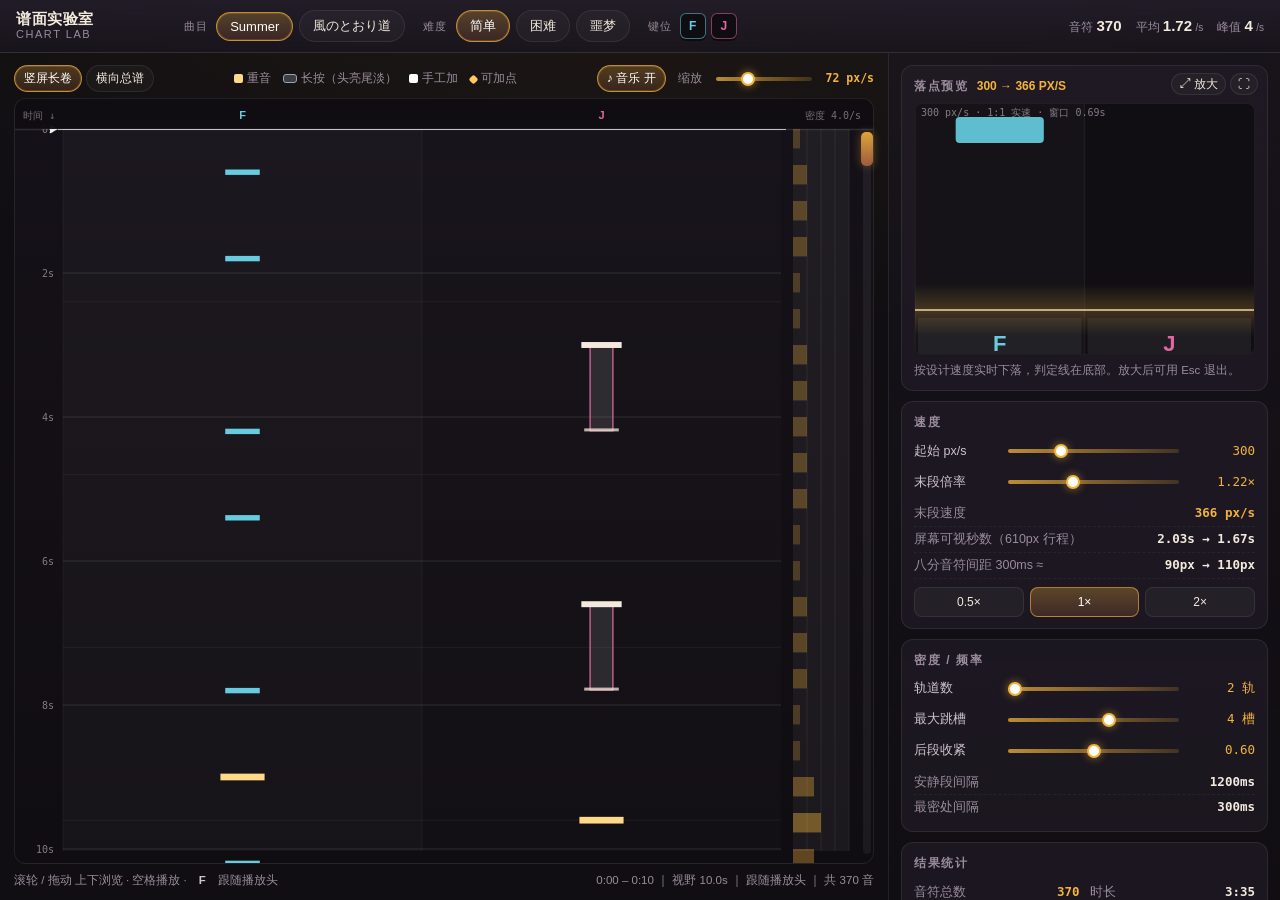
<file: chart-lab.html>
<!DOCTYPE html>
<html lang="zh-CN">
<head>
<meta charset="utf-8">
<meta name="viewport" content="width=device-width,initial-scale=1">
<title>谱面实验室 · Chart Lab | 百灵鸟</title>
<!--
  ============================================================
  谱面实验室（离线设计/校验工具，不参与游戏运行）
  ------------------------------------------------------------
  · 数据源：tools/lab-cells.js —— 由 tools/dump-cells.js 从 index.html
    的真实音频事件导出，和游戏里 musicOnsets() 的口径完全一致。
  · 生成器：activityOf / chartFromCells / injectHolds 与主代码同源，
    只把「轨道数组」泛化成「轨道数 N」，因此这里的音符时间轴
    与游戏内一致，改参数即可得到新的真实谱面。
  · 用途：一页看完全曲音符密度/数量 + 按设计速度扫掠试听节奏。
  · 回填：右侧「导出参数」把数值抄回 index.html 的 DIFFS。
  ------------------------------------------------------------
  · 本文件是「可单独打开」的源版；游戏 index.html 里已经内联了一份
    （右上角「返回游戏」、入口在游戏右下角那行小字）。
    改完这里要跑 `py tools/merge-lab.py` 才会同步进 index.html ——
    它负责 CSS 作用域化、id 改名、脚本延迟初始化，别手工粘贴。
  ============================================================
-->
<style>
  :root{
    --bg:#100e12; --panel:#1a1620; --panel2:#231d29; --line:rgba(255,255,255,.08);
    --ink:#F3EADD; --dim:#9a8c9c; --gold:#F2B33D; --warm:#E07B4E; --cool:#6C9FD2;
    --ok:#63D9A6; --warn:#FF8AD8;
  }
  *{box-sizing:border-box}
  html,body{height:100%}
  body{
    margin:0;background:
      radial-gradient(120% 80% at 50% -10%, rgba(242,179,61,.07), transparent 60%),
      var(--bg);
    color:var(--ink);
    font:14px/1.5 -apple-system,BlinkMacSystemFont,"PingFang SC","Hiragino Sans GB","Microsoft YaHei",sans-serif;
    display:flex;flex-direction:column;overflow:hidden;
  }
  .mono{font-variant-numeric:tabular-nums;font-family:ui-monospace,SFMono-Regular,"SF Mono",Menlo,monospace}

  /* ---------- 顶栏 ---------- */
  header{
    flex:0 0 auto;display:flex;align-items:center;gap:18px;
    padding:10px 16px;border-bottom:1px solid var(--line);
    background:linear-gradient(180deg,rgba(35,29,41,.9),rgba(26,22,32,.65));
    backdrop-filter:blur(6px);
  }
  .brand{display:flex;flex-direction:column;line-height:1.2;min-width:150px}
  .brand b{font-size:15px;letter-spacing:.04em}
  .brand span{font-size:11px;color:var(--dim);letter-spacing:.14em}
  .group{display:flex;align-items:center;gap:6px}
  .group>.lab{font-size:11px;color:var(--dim);letter-spacing:.1em;margin-right:2px}
  .chip{
    appearance:none;border:1px solid var(--line);background:rgba(255,255,255,.03);
    color:var(--ink);border-radius:999px;padding:6px 13px;font-size:13px;cursor:pointer;
    transition:.16s;white-space:nowrap;
  }
  .chip:hover{background:rgba(255,255,255,.07);border-color:rgba(242,179,61,.4)}
  .chip.on{background:linear-gradient(180deg,rgba(242,179,61,.26),rgba(224,123,78,.16));
    border-color:rgba(242,179,61,.72);color:#fff;box-shadow:0 0 0 1px rgba(242,179,61,.2) inset}
  .chip.mini{padding:4px 9px;font-size:12px}
  .keys{display:flex;gap:5px;align-items:center}
  .key{
    min-width:26px;height:26px;padding:0 6px;border-radius:6px;display:inline-flex;
    align-items:center;justify-content:center;font-size:12px;font-weight:600;
    background:#0f0c12;border:1px solid;box-shadow:0 2px 0 rgba(0,0,0,.5);
  }
  .spacer{flex:1}
  .stat-inline{font-size:12px;color:var(--dim);display:flex;gap:14px;align-items:baseline}
  .stat-inline b{color:var(--ink);font-size:15px}

  /* ---------- 主体 ---------- */
  main{flex:1 1 auto;display:flex;min-height:0}
  .mapwrap{flex:1 1 auto;min-width:0;display:flex;flex-direction:column;padding:12px 14px 8px}
  .maptop{display:flex;align-items:center;gap:10px;margin-bottom:6px;min-height:22px}
  .maptop .t{font-size:12px;letter-spacing:.16em;color:var(--dim);text-transform:uppercase}
  .legend{display:flex;gap:12px;font-size:11.5px;color:var(--dim);align-items:center;margin-left:auto}
  .legend i{display:inline-block;width:9px;height:9px;border-radius:2px;margin-right:4px;vertical-align:-1px}
  canvas{display:block}
  #pbar{position:relative;flex:0 0 auto;height:5px;margin:8px 2px 0;border-radius:3px;
    background:rgba(255,255,255,.07);cursor:pointer}
  #pbar:hover{height:7px;margin-top:6px}
  #pfill{position:absolute;left:0;top:0;bottom:0;width:0;border-radius:3px;
    background:linear-gradient(90deg,rgba(242,179,61,.55),#F2B33D);box-shadow:0 0 10px rgba(242,179,61,.45)}
  #pknob{position:absolute;top:50%;left:0;width:11px;height:11px;border-radius:50%;background:#fff;
    border:2px solid #F2B33D;transform:translate(-50%,-50%);box-shadow:0 0 10px rgba(242,179,61,.7);pointer-events:none}
  #map{flex:1 1 auto;width:100%;min-height:120px;border-radius:12px;
    background:linear-gradient(180deg,#151118,#100d12);border:1px solid var(--line);
    cursor:crosshair}

  /* ---------- 音乐开关 ---------- */
$('#mus-btn').onclick = () => {
  musOn = !musOn;
  $('#mus-btn').textContent = musOn ? '♪ 音乐 开' : '♪ 音乐 关';
  $('#mus-btn').classList.toggle('on', musOn);
  if (!musOn) musicStop();
  else if (scan.playing) musicStart();
  say(musOn ? '音乐开' : '音乐关（节拍器替代）');
};

/* ---------- 视图切换 ---------- */
  .tabs{display:flex;gap:4px}
  .view{flex:1 1 auto;display:flex;flex-direction:column;min-height:0}
  .view.hide{display:none}
  .rollwrap{position:relative;flex:1 1 auto;min-height:0}
  #roll{width:100%;height:100%;border-radius:12px;
    background:linear-gradient(180deg,#151118,#100d12);border:1px solid var(--line);
    cursor:grab;touch-action:none}
  #roll.dragging{cursor:grabbing}
  #roll.edit{cursor:crosshair}
  #rbar{position:absolute;right:3px;top:34px;bottom:10px;width:8px;border-radius:5px;
    background:rgba(255,255,255,.055)}
  #rbar:hover{background:rgba(255,255,255,.11)}
  #rthumb{position:absolute;left:-2px;right:-2px;top:0;height:60px;border-radius:5px;
    background:linear-gradient(180deg,rgba(242,179,61,.9),rgba(224,123,78,.65));
    box-shadow:0 0 10px rgba(242,179,61,.35)}

  aside{
    flex:0 0 392px;width:392px;border-left:1px solid var(--line);overflow-y:auto;overflow-x:hidden;
    padding:12px;display:flex;flex-direction:column;gap:10px;
    background:linear-gradient(180deg,rgba(26,22,32,.55),rgba(16,14,18,.35));
  }
  .card{background:rgba(35,29,41,.6);border:1px solid var(--line);border-radius:12px;padding:11px 12px}
  .card h3{margin:0 0 8px;font-size:12px;letter-spacing:.14em;color:var(--dim);font-weight:600;text-transform:uppercase;
    display:flex;align-items:center;gap:8px}
  .card h3 em{font-style:normal;color:var(--gold);letter-spacing:0}
  #pv{width:100%;height:252px;border-radius:8px;background:#0c0a0f;border:1px solid var(--line);display:block}
  .pv-card{position:relative}
  .pv-card h3{padding-right:74px}
  .pvbtns{position:absolute;right:9px;top:7px;display:flex;gap:4px}
  .pvbtns .chip{line-height:1;padding:4px 7px;font-size:12px}
  .pv-card.zoom{position:fixed;left:16px;top:16px;right:16px;bottom:16px;z-index:60;
    display:flex;flex-direction:column;padding:14px 16px 16px;
    background:linear-gradient(180deg,#1c1722,#121016);border-color:rgba(242,179,61,.45);
    box-shadow:0 26px 80px rgba(0,0,0,.8)}
  .pv-card.zoom #pv{flex:1 1 auto;height:auto;min-height:0;border-radius:10px}
  #zoom-mask{display:none;position:fixed;inset:0;z-index:55;background:rgba(8,6,10,.74);
    backdrop-filter:blur(2px)}
  .pv-card:fullscreen{background:#0b0910;border:0;border-radius:0;padding:14px;
    display:flex;flex-direction:column;justify-content:center}
  .pv-card:fullscreen #pv{flex:1 1 auto;height:auto;min-height:0;border:0}

  /* ---------- 编辑面板 ---------- */
  .seg{display:flex;gap:0;border:1px solid var(--line);border-radius:8px;overflow:hidden}
  .seg button{background:transparent;border:0;color:var(--dim);font-size:12px;padding:4px 12px;
    cursor:pointer;font-family:inherit;transition:.14s}
  .seg button+button{border-left:1px solid var(--line)}
  .seg button.on{background:rgba(242,179,61,.18);color:var(--gold)}
  .seg button:hover{color:#fff}

  .edrow{display:flex;align-items:center;justify-content:space-between;gap:8px;margin:2px 0 8px}
  .edrow span{font-size:12.5px;color:#cfc3d0}
  .sw{width:36px;height:19px;border-radius:10px;background:rgba(255,255,255,.12);
    position:relative;cursor:pointer;transition:.16s;flex:0 0 auto}
  .sw::after{content:'';position:absolute;left:2px;top:2px;width:15px;height:15px;border-radius:50%;
    background:#b9adb9;transition:.16s}
  .sw.on{background:linear-gradient(180deg,rgba(242,179,61,.9),rgba(224,123,78,.7))}
  .sw.on::after{left:19px;background:#fff}
  .edlegend{display:flex;gap:12px;font-size:11.5px;color:var(--dim);margin:2px 0 6px;flex-wrap:wrap}
  .edlegend i{display:inline-block;width:8px;height:8px;border-radius:2px;margin-right:4px}
  .edinfo{font-size:11.5px;color:var(--dim);line-height:1.65}
  .edinfo b{color:var(--gold)}
  .edinfo b.ok{color:var(--ok)}
  .edinfo b.no{color:var(--warn)}

  .row{display:flex;align-items:center;justify-content:space-between;gap:8px;margin:7px 0}
  .row>label{font-size:12.5px;color:#cfc3d0;flex:0 0 84px}
  .row .val{font-size:12.5px;color:var(--gold);flex:0 0 66px;text-align:right}
  input[type=range]{
    -webkit-appearance:none;appearance:none;flex:1 1 40px;min-width:0;height:20px;background:transparent;cursor:pointer;
  }
  input[type=range]::-webkit-slider-runnable-track{height:4px;border-radius:3px;
    background:linear-gradient(90deg,rgba(242,179,61,.75),rgba(242,179,61,.18))}
  input[type=range]::-webkit-slider-thumb{
    -webkit-appearance:none;width:14px;height:14px;border-radius:50%;margin-top:-5px;
    background:#fff;border:2px solid var(--gold);box-shadow:0 0 8px rgba(242,179,61,.6)}
  .grid2{display:grid;grid-template-columns:1fr 1fr;gap:6px 10px}
  .kv{display:flex;justify-content:space-between;gap:8px;font-size:12.5px;padding:3px 0;
    border-bottom:1px dashed rgba(255,255,255,.05)}
  .kv:last-child{border:0}
  .kv span{color:var(--dim)}
  .kv b{font-weight:600;color:var(--ink)}
  .kv b.hot{color:var(--gold)}
  .bars{display:flex;flex-direction:column;gap:4px;margin-top:4px}
  .bar{display:flex;align-items:center;gap:7px;font-size:11.5px;color:var(--dim)}
  .bar .k{width:16px;text-align:center;color:var(--ink);font-weight:600}
  .bar .track{flex:1;height:7px;border-radius:4px;background:rgba(255,255,255,.06);overflow:hidden}
  .bar .fill{height:100%;border-radius:4px}
  .bar .n{width:34px;text-align:right;font-variant-numeric:tabular-nums}
  .note{font-size:11.5px;color:var(--dim);line-height:1.6;margin:6px 0 0}
  .note b{color:#e8dcc9;font-weight:600}
  details summary{cursor:pointer;font-size:12px;color:var(--dim);letter-spacing:.06em;outline:none}
  details[open] summary{color:var(--gold);margin-bottom:6px}
  table.cmp{width:100%;border-collapse:collapse;font-size:11.5px;margin-top:4px}
  table.cmp th,table.cmp td{padding:4px 5px;border-bottom:1px solid rgba(255,255,255,.06);text-align:right}
  table.cmp th:first-child,table.cmp td:first-child{text-align:left;color:var(--dim)}
  table.cmp th{color:var(--dim);font-weight:500;font-size:11px}
  table.cmp tbody tr.cur td{color:var(--gold)}
  pre#cfg{margin:6px 0 0;font-size:11px;line-height:1.5;color:#cbbfd0;background:#0d0b10;
    border:1px solid var(--line);border-radius:8px;padding:8px;overflow:auto;max-height:120px;white-space:pre-wrap}
  .btnrow{display:flex;gap:6px;margin-top:8px}
  .btn{flex:1;appearance:none;border:1px solid var(--line);background:rgba(255,255,255,.04);
    color:var(--ink);border-radius:8px;padding:7px 8px;font-size:12px;cursor:pointer;transition:.15s}
  .btn:hover{background:rgba(255,255,255,.09);border-color:rgba(242,179,61,.45)}
  .btn.primary{background:linear-gradient(180deg,rgba(242,179,61,.3),rgba(224,123,78,.18));
    border-color:rgba(242,179,61,.6);color:#fff}
  #boot-error{display:none;margin:60px auto;max-width:560px;padding:18px 20px;border-radius:12px;
    border:1px solid rgba(255,138,216,.4);background:rgba(255,138,216,.06);color:#ffd9f3;font-size:13px}
  #boot-error code{color:#fff;background:#000;padding:1px 5px;border-radius:4px}
  @media (max-width:1180px){
    aside{flex-basis:330px;width:330px}
  }
</style>
</head>
<body>

<header>
  <div class="brand"><b>谱面实验室</b><span>CHART LAB</span></div>

  <div class="group">
    <span class="lab">曲目</span>
    <button class="chip" data-song="summer">Summer</button>
    <button class="chip" data-song="kaze">風のとおり道</button>
  </div>

  <div class="group">
    <span class="lab">难度</span>
    <button class="chip" data-diff="easy">简单</button>
    <button class="chip" data-diff="hard">困难</button>
    <button class="chip" data-diff="nightmare">噩梦</button>
  </div>

  <div class="group">
    <span class="lab">键位</span>
    <div class="keys" id="keyrow"></div>
  </div>

  <div class="spacer"></div>

  <div class="stat-inline">
    <span>音符 <b id="hud-count">0</b></span>
    <span>平均 <b id="hud-nps">0</b> <small>/s</small></span>
    <span>峰值 <b id="hud-peak">0</b> <small>/s</small></span>
  </div>
</header>

<main>
  <div class="mapwrap">
    <div class="maptop">
      <div class="tabs">
        <button class="chip mini on" data-view="roll">竖屏长卷</button>
        <button class="chip mini" data-view="wide">横向总谱</button>
      </div>
      <span class="legend" id="legend-roll">
        <span><i style="background:#FFD98A"></i>重音</span>
        <span><i style="background:rgba(255,255,255,.18);border:1px solid #8fa6c8;width:14px;border-radius:3px"></i>长按（头亮尾淡）</span>
        <span><i style="background:#FFFFFF"></i>手工加</span>
        <span><i style="background:#FFC95C;transform:rotate(45deg);width:7px;height:7px"></i>可加点</span>
      </span>
      <span class="legend" id="legend-wide" style="display:none">
        <span><i style="background:#F2B33D"></i>重音</span>
        <span><i style="background:#8fa6c8"></i>普通</span>
        <span><i style="background:rgba(255,255,255,.18);border:1px solid #8fa6c8;width:14px;border-radius:3px"></i>长按（头亮尾淡）</span>
        <span><i style="background:rgba(255,255,255,.18)"></i>小节线</span>
      </span>
      <span class="legend" style="margin-left:auto" id="zoomctl">
        <button class="chip mini on" id="mus-btn" title="播放时同步放音乐">♪ 音乐 开</button>
        <span style="color:var(--dim)">缩放</span>
        <input type="range" id="s-pps" min="24" max="180" step="4" style="width:96px">
        <b class="mono" id="v-pps" style="color:var(--gold);font-size:11.5px">—</b>
      </span>
    </div>

    <!-- 视图 1：竖屏长卷（时间自上而下，可上下拖动） -->
    <div class="view" id="view-roll">
      <div class="rollwrap">
        <canvas id="roll"></canvas>
        <div id="rbar"><div id="rthumb"></div></div>
      </div>
      <div class="maptop" style="margin:6px 0 0">
        <span class="legend" style="margin-left:0" id="rollhint">
          滚轮 / 拖动 上下浏览 · 空格播放 · <b style="color:#cfc3d0">F</b> 跟随播放头
        </span>
        <span class="legend" id="rollinfo" style="margin-left:auto"></span>
      </div>
    </div>

    <!-- 视图 2：横向总谱 -->
    <div class="view hide" id="view-wide">
      <canvas id="map"></canvas>
      <div id="pbar" role="slider" aria-label="播放进度" tabindex="0">
        <div id="pfill"></div><div id="pknob"></div>
      </div>
      <div class="maptop" style="margin:2px 0 0">
        <span class="legend" style="margin-left:0">
          点击总谱可跳转 · <b style="color:#cfc3d0">空格</b> 播放/暂停 · <b style="color:#cfc3d0">R</b> 复位
        </span>
        <span class="legend" id="scaninfo" style="margin-left:auto"></span>
      </div>
    </div>
  </div>

  <aside>
    <div class="card pv-card" id="pv-card">
      <h3>落点预览 <em id="pv-speed">—</em></h3>
      <div class="pvbtns">
        <button class="chip mini" id="pv-zoom" title="放大到整块画布">⤢ 放大</button>
        <button class="chip mini" id="pv-full" title="真·全屏">⛶</button>
      </div>
      <canvas id="pv"></canvas>
      <div class="note" id="pv-note">按设计速度实时下落，判定线在底部。放大后可用 Esc 退出。</div>
    </div>

    <div class="card">
      <h3>速度</h3>
      <div class="row"><label>起始 px/s</label>
        <input type="range" id="s-speed" min="200" max="540" step="5"><span class="val mono" id="v-speed">—</span></div>
      <div class="row"><label>末段倍率</label>
        <input type="range" id="s-end" min="1" max="1.6" step="0.01"><span class="val mono" id="v-end">—</span></div>
      <div class="kv"><span>末段速度</span><b class="mono hot" id="k-endspd">—</b></div>
      <div class="kv"><span>屏幕可视秒数（610px 行程）</span><b class="mono" id="k-vis">—</b></div>
      <div class="kv"><span>八分音符间距 300ms ≈</span><b class="mono" id="k-px">—</b></div>
    </div>

    <div class="card">
      <h3>密度 / 频率</h3>
      <div class="row"><label>轨道数</label>
        <input type="range" id="s-lanes" min="2" max="8" step="2"><span class="val mono" id="v-lanes">—</span></div>
      <div class="row"><label>最大跳槽</label>
        <input type="range" id="s-step" min="1" max="6" step="1"><span class="val mono" id="v-step">—</span></div>
      <div class="row"><label>后段收紧</label>
        <input type="range" id="s-pull" min="0" max="1.2" step="0.05"><span class="val mono" id="v-pull">—</span></div>
      <div class="kv"><span>安静段间隔</span><b class="mono" id="k-gapquiet">—</b></div>
      <div class="kv"><span>最密处间隔</span><b class="mono" id="k-gapdense">—</b></div>
    </div>

    <div class="card">
      <h3>结果统计</h3>
      <div class="grid2">
        <div class="kv"><span>音符总数</span><b class="mono hot" id="k-total">—</b></div>
        <div class="kv"><span>时长</span><b class="mono" id="k-dur">—</b></div>
        <div class="kv"><span>平均 NPS</span><b class="mono" id="k-avg">—</b></div>
        <div class="kv"><span>峰值 NPS</span><b class="mono" id="k-peak">—</b></div>
        <div class="kv"><span>最短间隔</span><b class="mono" id="k-mingap">—</b></div>
        <div class="kv"><span>同轨最短</span><b class="mono" id="k-mingapsame">—</b></div>
        <div class="kv"><span>长按数</span><b class="mono" id="k-holds">—</b></div>
        <div class="kv"><span>同轨连击</span><b class="mono" id="k-jack">—</b></div>
      </div>
      <div class="bars" id="lanebars"></div>
    </div>

    <div class="card">
      <h3>手工音符 <em id="ed-count">0</em></h3>
      <div class="edrow">
        <span>编辑模式（长卷上点击）</span>
        <div class="sw" id="ed-sw"></div>
      </div>
      <div class="edrow" style="margin-top:2px">
        <span>点一下放入</span>
        <div class="seg" id="ed-tool">
          <button class="on" data-tool="tap">单点</button>
          <button data-tool="hold">长条</button>
        </div>
      </div>
      <div class="edlegend">
        <span><i style="background:#FFC95C;transform:rotate(45deg);width:7px;height:7px"></i>可加点（原曲有音）</span>
      </div>
      <div class="edinfo" id="ed-info">
        编辑模式只标<b class="ok">原曲真有声音</b>、但这版谱面没打的拍点（金菱形）。
        点金点=加一个音；点已有音符=删掉它。<br>
        想加长条：切到<b class="ok">长条</b>，在起点<b class="ok">按住往下拖</b>再松手，拖多长就是多长的长按；
        轻点不动 = 默认 2 拍。长按只认「头」踩音，尾巴可以拖过空拍。
      </div>
      <div class="btnrow">
        <button class="btn" id="ed-undo">撤销</button>
        <button class="btn" id="ed-clear">清空改动</button>
        <button class="btn primary" id="ed-export">导出谱面</button>
      </div>
    </div>

    <div class="card">
      <h3>加音符的规则</h3>
      <p class="note">
        <b>能加，但只能在原曲真有声音的地方加。</b> 所以编辑模式只画「原曲有起音、谱面没打」的金点，
        点到没有声音的空格会直接被拒绝 —— 那种音按下去，玩家听不到对应声音，就是空按。
        可加点还要同时满足：<br>
        ① <b>必须是原曲起音</b>——力度 ≥ 0.3 的才算（值太低的过门音不提），八分槽宽 <span class="mono" id="rule-slot">—</span>ms 内只放一个；<br>
        ② <b>同轨最小间隔</b>——<span class="mono" id="rule-same">—</span>ms，低于这个值一根手指按不回来；<br>
        ③ <b>长按占位</b>——长按期间同轨不能再落点；<br>
        ④ <b>可视密度</b>——本难度最快处 <span class="mono" id="rule-nps">—</span> 音/秒。
      </p>
    </div>

    <div class="card">
      <h3>导出参数</h3>
      <pre id="cfg">—</pre>
      <div class="btnrow">
        <button class="btn primary" id="btn-copy">复制 DIFFS 片段</button>
        <button class="btn" id="btn-reset">还原预设</button>
      </div>
    </div>

    <div class="card">
      <details>
        <summary>设计对照：现役 vs 本页预设</summary>
        <table class="cmp">
          <thead><tr><th>难度</th><th>键位</th><th>起始</th><th>末段</th></tr></thead>
          <tbody id="cmptable"></tbody>
        </table>
        <p class="note">
          简单保持现役节奏（同一套弹奏点、同一跳槽策略），只是把单轨拆成 <b>F / J</b> 两只手；
          困难把所有速度参数抬 <b>+5px/s</b> 起始、末段倍率 1.22→1.32；
          噩梦 8 轨 + 起始 385、末帧约 539px/s，同屏压缩到约 1.13 秒——读谱密度靠轨道数摊薄。
        </p>
      </details>
    </div>
  </aside>
</main>

<div id="zoom-mask"></div>

<div id="boot-error">
  <b>缺少谱面数据</b><br>
  本页需要 <code>tools/lab-cells.js</code>。请在仓库根目录执行：<br>
  <code>NODE_PATH=&lt;playwright&gt; node tools/dump-cells.js</code>
</div>

<script src="tools/lab-cells.js"></script>
<script>
(function () {
'use strict';

/* ============================================================
 * 0. 设计参数（回填 index.html 的 DIFFS 就是这三坨）
 * ============================================================ */
const PRESETS = {
  easy:      { label: '简单', lanes: 2, keys: ['F', 'J'],                          speed: 300, speedEnd: 1.22, maxStep: 4, pull: 0.60 },
  hard:      { label: '困难', lanes: 4, keys: ['D', 'F', 'J', 'K'],                speed: 340, speedEnd: 1.32, maxStep: 3, pull: 0.60 },
  nightmare: { label: '噩梦', lanes: 8, keys: ['A', 'S', 'D', 'F', 'J', 'K', 'L', ';'], speed: 385, speedEnd: 1.40, maxStep: 2, pull: 0.60 }
};
/* 现役数值（对照表用）——已按本页预设回填到 index.html，两者现已一致 */
const LIVE = {
  practice:  { lanes: 1, speed: 300, speedEnd: 1.22 },
  easy:      { lanes: 2, speed: 300, speedEnd: 1.22 },
  hard:      { lanes: 4, speed: 340, speedEnd: 1.32 },
  nightmare: { lanes: 8, speed: 385, speedEnd: 1.40 }
};
const TRAVEL = 610;     /* 与主代码一致：音符生成点 → 判定线的行程 */
const BAR_BEATS = 4;

if (!window.LAB_CELLS) { document.getElementById('boot-error').style.display = 'block'; return; }
const CELLS = window.LAB_CELLS;

const $ = s => document.querySelector(s);
const clamp = (v, a, b) => v < a ? a : (v > b ? b : v);
const fmt = n => Math.round(n).toLocaleString('en-US');

/* ============================================================
 * 1. 谱面生成器（与 index.html 同源，轨道数组 → 轨道数 N）
 * ============================================================ */
function activityOf(cells) {
  const n = cells.length;
  if (!n) return new Float64Array(0);
  const HALF = 2.4, SPAN = HALF * 2;
  const w = c => 0.35 + 0.65 * Math.min(1, c.s * 2.4);
  const rate = new Float64Array(n);
  let lo = 0, hi = 0, acc = 0;
  for (let i = 0; i < n; i++) {
    const t = cells[i].t;
    while (hi < n && cells[hi].t - t <= HALF) { acc += w(cells[hi]); hi++; }
    while (lo < i && t - cells[lo].t > HALF) { acc -= w(cells[lo]); lo++; }
    rate[i] = acc / SPAN;
  }
  const sorted = Float64Array.from(rate).sort();
  const p12 = sorted[Math.floor(n * 0.12)], p88 = sorted[Math.min(n - 1, Math.floor(n * 0.88))];
  const inv = 1 / Math.max(0.02, p88 - p12);
  const out = new Float64Array(n);
  for (let i = 0; i < n; i++) {
    const u = clamp((rate[i] - p12) * inv, 0, 1);
    out[i] = Math.pow(clamp((u - 0.32) / 0.38, 0, 1), 2.4);
  }
  const sm = new Float64Array(n);
  for (let i = 0; i < n; i++) {
    const a = out[i > 0 ? i - 1 : i], b = out[i], c = out[i < n - 1 ? i + 1 : i];
    sm[i] = (a + b * 2 + c) * 0.25;
  }
  return sm;
}

/* 与主代码 chartFromMusic 同构：槽内择优 → 按活跃度跳槽 → 音高排名分轨 */
function chartFromCells(cells, D) {
  const n = cells.length;
  const act = activityOf(cells);
  for (let i = 0; i < n; i++) cells[i].a = act[i];
  const SLOT = D.beat / 2;
  const maxStep = D.maxStep || 2;
  const minStep = 1;

  const bestSlot = new Map();
  for (let i = 0; i < n; i++) {
    const c = cells[i];
    const s = Math.round(c.t / SLOT);
    const ph = Math.abs(c.t / D.beat - Math.round(c.t / D.beat));
    const sc = c.s * (ph < 0.09 ? 2.0 - 0.6 * c.a : 1.0);
    const cur = bestSlot.get(s);
    if (!cur || sc > cur.sc) bestSlot.set(s, { c: c, sc: sc, a: c.a });
  }
  const slots = Array.from(bestSlot.keys()).sort((a, b) => a - b);

  const stepAt = k => {
    const e = bestSlot.get(slots[k]);
    const prog = clamp(e.c.t / D.chartEnd, 0, 1);
    const s = maxStep - (maxStep - 1) * e.a - D.pull * prog;
    return Math.max(minStep, Math.min(maxStep, Math.round(s)));
  };
  const taken = [];
  let k = 0;
  while (k < slots.length) {
    const step = stepAt(k);
    let bi = k, bsc = -1;
    for (let j = k; j < slots.length && slots[j] <= slots[k] + step - 1; j++) {
      const e = bestSlot.get(slots[j]);
      if (e.sc > bsc) { bsc = e.sc; bi = j; }
    }
    taken.push(bestSlot.get(slots[bi]).c);
    k = bi + 1;
  }
  taken.sort((a, b) => a.t - b.t);
  lastPicked = taken.map(c => c.t);   /* 谱面实际用到的起音点，供「未用起音」判定 */
  lastPickedPitch = taken.map(c => c.p);

  const L = D.lanes;
  const multi = L > 1;
  let ps = null;
  const rankOf = p => {
    if (!ps) return 0.5;
    let lo = 0, hi = ps.length;
    while (lo < hi) { const m = (lo + hi) >> 1; if (ps[m] < p) lo = m + 1; else hi = m; }
    return lo / ps.length;
  };
  if (multi) ps = taken.map(c => c.p).sort((a, b) => a - b);

  const out = [];
  const cnt = new Array(L).fill(0);
  let prevLane = -1, run = 0;
  for (let i = 0; i < taken.length; i++) {
    const c = taken[i];
    let lane = 0;
    if (multi) {
      lane = Math.round(clamp(rankOf(c.p), 0, 1) * (L - 1));
      if (lane === prevLane) {
        run++;
        if (run >= 2) { lane = clamp(lane + (lane >= L - 1 ? -1 : 1), 0, L - 1); run = 0; }
      } else run = 0;
      const avg = (i + 0.5) / L;
      if (cnt[lane] > avg * 1.35) {
        let alt = lane, bc = 1e9;
        for (let j = lane - 1; j <= lane + 1; j += 2) {
          if (j < 0 || j >= L) continue;
          if (cnt[j] < bc) { bc = cnt[j]; alt = j; }
        }
        if (bc * 1.15 < cnt[lane]) lane = alt;
      }
    }
    cnt[lane]++;
    prevLane = lane;
    out.push({ t: c.t, lane: lane, type: c.s > 0.34 ? 'accent' : 'std', holdBeats: 0 });
  }
  injectHolds(out, D);
  return out;
}

/* 长按注入：打分 + 时间片轮转（与主代码一致） */
function injectHolds(notes, D) {
  const N = notes.length;
  if (!N) return notes;
  const BEAT = D.beat, BAR = D.bar, CHART_END = D.chartEnd, L = D.lanes;
  const nextSame = new Array(N), prevAny = new Array(N), nextAny = new Array(N);
  const last = new Array(L).fill(Infinity);
  for (let i = N - 1; i >= 0; i--) { nextSame[i] = last[notes[i].lane]; last[notes[i].lane] = notes[i].t; }
  for (let i = 0; i < N; i++) {
    prevAny[i] = i > 0 ? notes[i - 1].t : -1e9;
    nextAny[i] = i + 1 < N ? notes[i + 1].t : Infinity;
  }
  const laneSet = new Set();
  for (let i = 0; i < N; i++) laneSet.add(notes[i].lane);
  const singleLane = laneSet.size <= 1;
  const cntIn = (a, b) => {
    let c = 0;
    for (let j = 0; j < N; j++) {
      const tj = notes[j].t;
      if (tj < a) continue;
      if (tj > b) break;
      c++;
    }
    return c;
  };
  const cand = [];
  for (let i = 0; i < N; i++) {
    const nt = notes[i];
    const bp = nt.t / BEAT, inBar = bp - Math.floor(bp / BAR_BEATS) * BAR_BEATS;
    if (inBar > 3.4) continue;
    const gapPrev = nt.t - prevAny[i];
    const gapNext = nextAny[i] > 1e8 ? 3 : nextAny[i] - nt.t;
    if (gapPrev < 0.2 || gapNext < 0.2) continue;
    const room = Math.min(nextSame[i] - nt.t, 3.2);
    let beats = 0;
    if (room > BEAT * 2.5) beats = 2;
    else if (room > BEAT + 0.28) beats = 1;
    else if (singleLane && room > 0.64) beats = 0.5;
    if (!beats) continue;
    if (nt.type === 'accent' && beats < 1) continue;
    const dur = beats * BEAT;
    if (nt.t + dur > CHART_END - 0.4) continue;
    if (nextSame[i] - nt.t < dur + 0.32) continue;
    const winSec = dur + 0.84;
    if ((cntIn(nt.t - 0.42, nt.t + dur + 0.42) - 1) / winSec > 3.5) continue;
    if (cntIn(nt.t - 0.26, nt.t + 0.26) - 1 > 2) continue;
    const w = Math.min(room, 2.6) * 1.3 + Math.min(gapPrev, 1.2) + Math.min(gapNext, 1.2);
    cand.push({ i: i, beats: beats, score: nt.type === 'accent' ? w * 0.9 : w });
  }
  const SLICE = 10, PER_SLICE = 3;
  const budget = Math.max(4, Math.round(N * 0.08));
  const buckets = [];
  for (let k = 0; k < cand.length; k++) {
    const c = cand[k];
    const s = Math.floor(notes[c.i].t / SLICE);
    if (!buckets[s]) buckets[s] = [];
    buckets[s].push(c);
  }
  for (let s = 0; s < buckets.length; s++) if (buckets[s]) buckets[s].sort((a, b) => b.score - a.score);
  const picked = [];
  const clash = (nt, dur) => {
    for (let k = 0; k < picked.length; k++) {
      const m = picked[k];
      if (Math.abs(m.n.t - nt.t) < BAR - 0.002) return true;
      if (nt.t < m.n.t + m.dur + 0.4 && nt.t + dur > m.n.t - 0.4) return true;
    }
    return false;
  };
  const takeFrom = (b, quota) => {
    let got = 0;
    for (let j = 0; j < b.length && got < quota; j++) {
      const c = b[j], nt = notes[c.i], dur = c.beats * BEAT;
      if (nt.type === 'hold') continue;
      if (clash(nt, dur)) continue;
      nt.type = 'hold'; nt.holdBeats = c.beats;
      picked.push({ n: nt, dur: dur }); got++;
    }
    return got;
  };
  for (let round = 0; round < PER_SLICE && picked.length < budget; round++) {
    for (let s = 0; s < buckets.length && picked.length < budget; s++) {
      if (!buckets[s]) continue;
      takeFrom(buckets[s], 1);
    }
  }
  return notes;
}

/* ============================================================
 * 2. 统计
 * ============================================================ */
function computeStats(notes, TL) {
  const dt = TL.chartEnd;
  const total = notes.length;
  const laneCnt = new Array(P.lanes).fill(0);
  const lastInLane = new Array(P.lanes).fill(-1e9);
  let minGap = Infinity, minSame = Infinity, holds = 0, jacks = 0;
  const gaps = [];
  for (let i = 0; i < total; i++) {
    const nt = notes[i];
    laneCnt[nt.lane]++;
    if (nt.type === 'hold') holds++;
    if (i > 0) {
      const g = nt.t - notes[i - 1].t;
      gaps.push(g);
      if (g < minGap) minGap = g;
    }
    const sg = nt.t - lastInLane[nt.lane];
    if (sg < minSame) minSame = sg;
    if (sg < 0.35) jacks++;
    lastInLane[nt.lane] = nt.t;
  }
  gaps.sort((a, b) => a - b);
  /* 1 秒窗峰值 */
  let hi = 0, peak = 0, peakAt = 0;
  for (let i = 0; i < total; i++) {
    while (hi < total && notes[hi].t - notes[i].t < 1) hi++;
    if (hi - i > peak) { peak = hi - i; peakAt = notes[i].t; }
  }
  /* 密度桶：0.5s，三点平滑，供总谱顶部曲线用 */
  const BUCKET = 0.5;
  const nb = Math.ceil(dt / BUCKET) + 1;
  const raw = new Array(nb).fill(0);
  for (let i = 0; i < total; i++) raw[Math.min(nb - 1, Math.floor(notes[i].t / BUCKET))]++;
  const sm = new Array(nb).fill(0);
  for (let i = 0; i < nb; i++) {
    const a = raw[i > 0 ? i - 1 : i], b = raw[i], c = raw[i < nb - 1 ? i + 1 : i];
    sm[i] = (a + b * 2 + c) / 4 / BUCKET;   /* 音符/秒 */
  }
  const medGap = gaps.length ? gaps[Math.floor(gaps.length * 0.5)] : 0;
  return {
    total: total, dur: dt, laneCnt: laneCnt, minGap: minGap, medGap: medGap,
    minSame: minSame, holds: holds, jacks: jacks,
    avg: total / dt, peak: peak, peakAt: peakAt, dens: sm, bucket: BUCKET
  };
}

/* ============================================================
 * 3. 状态 & 生成
 * ============================================================ */
let songId = 'summer';
let diffKey = 'easy';
let P = Object.assign({}, PRESETS.easy);
let TL = CELLS[songId].timeline;
let notes = [];
let stat = null;
let laneHex = [];
let scan = { t: 0, playing: false, mult: 1, last: 0 };

/* 视图 / 长卷 / 手工编辑 */
let view = 'roll';
const roll = { t0: 0, pps: 72, follow: true };
let editOn = false;
let userAdds = [];      /* {t, lane, type:'std'|'hold', hb} 手工加的音符 */
let userDels = [];      /* {t, lane} 手工删掉的音符 */
let editHist = [];      /* 编辑快照，用于撤销 */
let cands = [];         /* 可加点（只含原曲真实起音），按 t 排序 */
let edTool = 'tap';     /* tap | hold */
let curCells = [];      /* 当前曲目的原始起音点时间 */
let curCellData = [];   /* 当前曲目的起音点（含音高/力度），供音乐与候选共用 */
let lastPicked = [];    /* 谱面实际采用的起音点 */
let lastPickedPitch = [];/* 谱面实际采用的音高，供候选算「天生轨道」 */
const MIN_SAME = 0.20;  /* 同轨最小间隔（一根手指的物理下限，秒） */
const CAND_MIN_VEL = 0.30; /* 只提示力度够的起音（原曲力度中位数约 0.26） */

const lowerBoundT = (arr, v) => {
  let lo = 0, hi = arr.length;
  while (lo < hi) { const m = (lo + hi) >> 1; if (arr[m].t < v) lo = m + 1; else hi = m; }
  return lo;
};

/* 把手工改动叠加到生成谱面上（每次重新生成后重放） */
function applyEdits() {
  if (!userDels.length && !userAdds.length) return;
  for (let d = 0; d < userDels.length; d++) {
    const del = userDels[d];
    for (let i = 0; i < notes.length; i++) {
      const n = notes[i];
      if (n.lane === del.lane && Math.abs(n.t - del.t) < 0.06) { notes.splice(i, 1); break; }
    }
  }
  for (let a = 0; a < userAdds.length; a++) {
    const u = userAdds[a];
    if (u.lane >= P.lanes) continue;
    const isHold = u.type === 'hold' && u.hb > 0;
    notes.push({ t: u.t, lane: u.lane, type: isHold ? 'hold' : 'std', holdBeats: isHold ? u.hb : 0, user: true });
  }
  /* 轨道数被调小时，丢掉越界的音符，避免索引 undefined */
  notes = notes.filter(n => n.lane < P.lanes);
  notes.sort((x, y) => x.t - y.t || x.lane - y.lane);
}

/* 可加点 = 原曲里真实存在、但这版谱面没打出来的起音。
 * 只有这种点才「踩得上节奏」；只是落在网格上、原曲没声音的格子一律不给。
 * 每个起音按音高在谱面音高分布里的分位推出「天生该待的轨道」，
 * 那条轨道放不下就顺延到邻轨；仍放不下就丢掉。 */
function buildCands() {
  const SLOT = TL.beat / 2;
  const used = new Set(lastPicked.map(t => t.toFixed(3)));
  const ps = lastPickedPitch.slice().sort((a, b) => a - b);
  const rankOf = p => {
    if (!ps.length) return 0.5;
    let lo = 0, hi = ps.length;
    while (lo < hi) { const m = (lo + hi) >> 1; if (ps[m] < p) lo = m + 1; else hi = m; }
    return lo / ps.length;
  };
  /* 用起音的真实时间，不吸网格 —— 生成器本身也是按真实起音落点的 */
  const out = [];
  let lastT = -9;
  for (let i = 0; i < curCellData.length; i++) {
    const c = curCellData[i];
    if (used.has(c.t.toFixed(3))) continue;
    if (c.s < CAND_MIN_VEL) continue;        /* 轻轻带过的音不提示，否则满屏都是点 */
    if (c.t < SLOT * 2 || c.t > TL.chartEnd - 0.35) continue;
    if (c.t - lastT < 0.055) continue;      /* 同一瞬间的和弦音只提示一次 */
    if (noteNear(c.t, 0.09)) continue;      /* 谱面这里已经有音了 */
    const natural = clamp(Math.round(rankOf(c.p) * (P.lanes - 1)), 0, P.lanes - 1);
    const lane = freeLane(natural, c.t);
    if (lane < 0) continue;
    lastT = c.t;
    out.push({ t: c.t, lane: lane, p: c.p });
  }
  out.sort((a, b) => a.t - b.t || a.lane - b.lane);
  cands = out;
}

/* 任意轨道上、t 附近 tol 内是否已有音符（含长按占位） */
function noteNear(t, tol) {
  for (let i = 0; i < notes.length; i++) {
    const n = notes[i];
    const nEnd = n.t + (n.type === 'hold' ? n.holdBeats * TL.beat : 0);
    if (t > n.t - tol && t < nEnd + tol) return true;
  }
  return false;
}

/* 这条轨道、这个时刻能不能放一个音符（长按长度 dur） */
function canPlace(lane, t, dur) {
  if (lane < 0 || lane >= P.lanes) return false;
  dur = dur || 0;
  for (let i = 0; i < notes.length; i++) {
    const n = notes[i];
    if (n.lane !== lane) continue;
    const nEnd = n.t + (n.type === 'hold' ? n.holdBeats * TL.beat : 0);
    if (Math.abs(n.t - t) < MIN_SAME) return false;
    if (t < nEnd + 0.06 && t + dur > n.t - 0.06) return false;
  }
  return true;
}

function freeLane(natural, t) {
  if (canPlace(natural, t)) return natural;
  for (let d = 1; d < P.lanes; d++) {
    if (canPlace(natural - d, t)) return natural - d;
    if (canPlace(natural + d, t)) return natural + d;
  }
  return -1;
}

function laneColors(n) {
  const out = [];
  for (let i = 0; i < n; i++) {
    /* 190（青）→ 330（品红）：整条冷色带，把绿让给长按 */
    const hue = n === 1 ? 200 : 190 + (140 * i) / (n - 1);
    out.push('hsl(' + hue.toFixed(0) + ',66%,64%)');
  }
  return out;
}

function generate() {
  musicStop();
  TL = CELLS[songId].timeline;
  const cells = CELLS[songId].cells.map(c => ({ t: c[0], s: c[1], p: c[2] }));
  laneHex = laneColors(P.lanes);
  curCells = cells.map(c => c.t);
  curCellData = cells;
  notes = chartFromCells(cells, {
    lanes: P.lanes, beat: TL.beat, bar: TL.bar, chartEnd: TL.chartEnd,
    maxStep: P.maxStep, pull: P.pull
  });
  applyEdits();
  stat = computeStats(notes, TL);
  buildCands();
  if (scan.t > TL.chartEnd) scan.t = 0;
  renderStats();
  drawMap();
  drawPreview();
}

/* ============================================================
 * 4. 布局
 * ============================================================ */
const mapCv = $('#map'), mapCtx = mapCv.getContext('2d');
const pvCv = $('#pv'), pvCtx = pvCv.getContext('2d');
const rollCv = $('#roll'), rollCtx = rollCv.getContext('2d');
let MW = 0, MH = 0, PW = 0, PH = 0, RW = 0, RH = 0, DPR = 1;

function fitCanvas(cv, ctx, w, h) {
  DPR = window.devicePixelRatio || 1;
  cv.width = Math.max(1, Math.round(w * DPR));
  cv.height = Math.max(1, Math.round(h * DPR));
  ctx.setTransform(DPR, 0, 0, DPR, 0, 0);
}
function layout() {
  const mw = mapCv.clientWidth, mh = mapCv.clientHeight;
  if (mw && mh) { MW = mw; MH = mh; fitCanvas(mapCv, mapCtx, mw, mh); }
  const rw = rollCv.clientWidth, rh = rollCv.clientHeight;
  if (rw && rh) { RW = rw; RH = rh; fitCanvas(rollCv, rollCtx, rw, rh); }
  const pw = pvCv.clientWidth, ph = pvCv.clientHeight;
  if (pw && ph) { PW = pw; PH = ph; fitCanvas(pvCv, pvCtx, pw, ph); }
  updateRollBar();
}

/* ============================================================
 * 5. 总谱绘制
 * ============================================================ */
const MAP_PAD = { l: 58, r: 16, t: 76, b: 26 };

const DENS_MIN = 64, DENS_GAP = 10, RULE_H = 24;

function mapGeom() {
  const x0 = MAP_PAD.l, x1 = MW - MAP_PAD.r;
  const availH = MH - MAP_PAD.t - MAP_PAD.b;
  /* 行高随轨道数伸缩（少轨 → 行更高、音符更饱满）；
     轨道撑完后剩下的高度全给密度图，整块永远填满画布，不留空洞 */
  const laneH = clamp((availH - DENS_MIN - DENS_GAP - RULE_H) / P.lanes, 18, 150);
  const densH = clamp(availH - laneH * P.lanes - DENS_GAP - RULE_H, DENS_MIN, 150);
  const shift = Math.max(0, (availH - (densH + DENS_GAP + laneH * P.lanes + RULE_H)) / 2);
  const densTop = MAP_PAD.t + shift;
  const densBot = densTop + densH;
  const top = densBot + DENS_GAP;
  const laneBottom = top + laneH * P.lanes;
  return {
    x0: x0, x1: x1, laneH: laneH, top: top, laneBottom: laneBottom,
    densTop: densTop, densBot: densBot,
    X: t => x0 + (t / TL.chartEnd) * (x1 - x0),
    CY: i => top + laneH * (i + 0.5)
  };
}

/* ============================================================
 * 5b. 竖屏长卷（时间自上而下，所有音符一目了然）
 * ============================================================ */
const ROLL_PAD = { l: 48, r: 92, hdr: 30, b: 12 };
let rollDmax = 1;

function rollVis() { return Math.max(0.5, (RH - ROLL_PAD.b - ROLL_PAD.hdr) / roll.pps); }

function rollGeom() {
  const x0 = ROLL_PAD.l, x1 = RW - ROLL_PAD.r;
  const laneW = (x1 - x0) / Math.max(1, P.lanes);
  const y0 = ROLL_PAD.hdr, y1 = RH - ROLL_PAD.b;
  return {
    x0: x0, x1: x1, laneW: laneW, y0: y0, y1: y1,
    densX: x1 + 12, densW: Math.max(18, ROLL_PAD.r - 36),
    Y: t => y0 + (t - roll.t0) * roll.pps,
    vis: rollVis()
  };
}

function updateRollBar() {
  const th = $('#rthumb'), bar = $('#rbar');
  if (!th || !bar) return;
  const h = bar.clientHeight || 1;
  const vis = rollVis();
  const thH = Math.max(24, h * clamp(vis / Math.max(1, TL.chartEnd), 0, 1));
  th.style.height = thH.toFixed(1) + 'px';
  const maxT0 = Math.max(0, TL.chartEnd - vis);
  const frac = maxT0 > 0 ? clamp(roll.t0 / maxT0, 0, 1) : 0;
  th.style.top = (frac * (h - thH)).toFixed(1) + 'px';
}

function drawRoll() {
  const c = rollCtx, W = RW, H = RH;
  if (!W || !H) return;
  const vis0 = rollVis();
  const maxT0 = Math.max(0, TL.chartEnd - vis0);
  /* 播放时把播放头钉在视野正中间，画面跟着走 */
  if (roll.follow && scan.playing) roll.t0 = clamp(scan.t - vis0 * 0.5, 0, maxT0);
  roll.t0 = clamp(roll.t0, 0, maxT0);

  c.clearRect(0, 0, W, H);
  const g = rollGeom();
  const t0 = roll.t0, t1 = t0 + g.vis;

  /* --- 轨道竖条 --- */
  for (let i = 0; i < P.lanes; i++) {
    const x = g.x0 + i * g.laneW;
    c.fillStyle = i % 2 ? 'rgba(255,255,255,.015)' : 'rgba(255,255,255,.032)';
    c.fillRect(x, g.y0, g.laneW, g.y1 - g.y0);
    c.strokeStyle = 'rgba(255,255,255,.05)';
    c.lineWidth = 1;
    c.beginPath(); c.moveTo(x, g.y0); c.lineTo(x, g.y1); c.stroke();
  }

  /* --- 小节线 + 时间标签 --- */
  const BAR = TL.bar;
  if (BAR * roll.pps >= 16) {
    for (let b = Math.max(0, Math.floor(t0 / BAR)); b * BAR <= t1; b++) {
      const y = g.Y(b * BAR);
      if (y < g.y0 || y > g.y1) continue;
      c.strokeStyle = 'rgba(255,255,255,.05)';
      c.lineWidth = 1;
      c.beginPath(); c.moveTo(g.x0, y); c.lineTo(g.x1, y); c.stroke();
    }
  }
  const SEC = [0.5, 1, 2, 5, 10, 15, 30].find(v => v * roll.pps >= 78) || 30;
  c.font = '10px ui-monospace,Menlo,monospace';
  c.textAlign = 'right';
  for (let ts = Math.max(0, Math.floor(t0 / SEC) * SEC); ts <= t1; ts += SEC) {
    const y = g.Y(ts);
    if (y < g.y0 || y > g.y1) continue;
    c.strokeStyle = 'rgba(255,255,255,.11)';
    c.lineWidth = 1;
    c.beginPath(); c.moveTo(g.x0, y); c.lineTo(g.x1, y); c.stroke();
    c.fillStyle = 'rgba(154,140,156,.85)';
    c.fillText(ts.toFixed(SEC < 1 ? 1 : 0) + 's', g.x0 - 9, y + 3.5);
  }

  /* --- 右侧密度条 --- */
  let dmax = 1;
  for (let i = 0; i < stat.dens.length; i++) if (stat.dens[i] > dmax) dmax = stat.dens[i];
  const bh = Math.max(1.4, stat.bucket * roll.pps * 0.54);
  c.fillStyle = 'rgba(255,255,255,.05)';
  c.fillRect(g.densX, g.y0, g.densW, g.y1 - g.y0);
  for (let i = Math.max(0, Math.floor(t0 / stat.bucket)); i < stat.dens.length && i * stat.bucket <= t1; i++) {
    const v = stat.dens[i] / dmax;
    const w = Math.max(3, v * g.densW);
    c.fillStyle = 'rgba(242,179,61,' + (0.16 + 0.50 * v).toFixed(3) + ')';
    c.fillRect(g.densX, g.Y(i * stat.bucket), w, bh);
  }
  /* 密度刻度：25/50/75/100% */
  c.strokeStyle = 'rgba(255,255,255,.07)';
  c.lineWidth = 1;
  for (let q = 1; q <= 4; q++) {
    const x = g.densX + q / 4 * g.densW;
    c.beginPath(); c.moveTo(x, g.y0); c.lineTo(x, g.y1); c.stroke();
  }
  rollDmax = dmax;

  /* --- 可加点（只在编辑模式）：都是原曲真有声音、谱面没打的拍点 --- */
  if (editOn) {
    const ci = lowerBoundT(cands, t0 - 0.1);
    const dw = clamp(g.laneW * 0.14, 3.4, 7.5);
    for (let i = ci; i < cands.length; i++) {
      const cd = cands[i];
      if (cd.t > t1) break;
      const cx = g.x0 + cd.lane * g.laneW + g.laneW / 2;
      const y = g.Y(cd.t);
      c.strokeStyle = 'rgba(255,201,92,.30)';
      c.lineWidth = 1;
      c.beginPath(); c.arc(cx, y, dw * 1.85, 0, Math.PI * 2); c.stroke();
      c.fillStyle = 'rgba(255,201,92,.92)';
      c.beginPath();
      c.moveTo(cx, y - dw); c.lineTo(cx + dw, y); c.lineTo(cx, y + dw); c.lineTo(cx - dw, y);
      c.closePath(); c.fill();
    }
  }

  /* --- 音符 --- */
  let lo = 0, hi = notes.length;
  while (lo < hi) { const m = (lo + hi) >> 1; if (notes[m].t < t0 - 2) lo = m + 1; else hi = m; }
  for (let i = lo; i < notes.length; i++) {
    const nt = notes[i];
    if (nt.t > t1 + 0.4) break;
    if (nt.lane >= P.lanes) continue;
    const cx = g.x0 + nt.lane * g.laneW + g.laneW / 2;
    const y = g.Y(nt.t);
    const w = Math.min(48, Math.max(9, g.laneW * 0.62));
    const nh = clamp(roll.pps * 0.075, 3.5, 9);
    if (nt.type === 'hold') {
      const y2 = g.Y(nt.t + nt.holdBeats * TL.beat);
      const bh = Math.max(5, y2 - y);
      const bw = w * 0.5;
      c.fillStyle = 'rgba(255,255,255,.10)';
      c.fillRect(cx - bw / 2, y, bw, bh);
      c.strokeStyle = laneHex[nt.lane];
      c.lineWidth = 1.2;
      c.strokeRect(cx - bw / 2 + 0.6, y + 0.6, bw - 1.2, bh - 1.2);
      /* 头（按下）与尾（松开）两端的亮条，方向一眼可辨 */
      c.fillStyle = nt.user ? '#FFFFFF' : '#F3EADD';
      c.fillRect(cx - w * 0.42, y - nh * 0.55, w * 0.84, Math.max(4, nh * 1.1));
      c.globalAlpha = 0.75;
      c.fillRect(cx - w * 0.36, y + bh - Math.max(3, nh * 0.5), w * 0.72, Math.max(3, nh * 0.5));
      c.globalAlpha = 1;
      if (nt.user) {
        c.strokeStyle = 'rgba(255,201,92,.9)';
        c.lineWidth = 1;
        c.strokeRect(cx - bw / 2 - 1.5, y - 1.5, bw + 3, bh + 3);
      }
    } else if (nt.type === 'accent') {
      c.fillStyle = '#FFD98A';
      c.fillRect(cx - w * 0.46, y - nh * 0.62, w * 0.92, nh * 1.24);
    } else {
      c.fillStyle = nt.user ? '#FFFFFF' : laneHex[nt.lane];
      c.fillRect(cx - w * 0.36, y - nh * 0.5, w * 0.72, nh);
      if (nt.user) {
        c.strokeStyle = 'rgba(242,179,61,.95)';
        c.lineWidth = 1;
        c.strokeRect(cx - w * 0.36 - 1.5, y - nh * 0.5 - 1.5, w * 0.72 + 3, nh + 3);
      }
    }
  }

  /* --- 长条拖拽预览 --- */
  if (hdrag && hdrag.dragging) {
    const yA = g.Y(hdrag.t0), yB = g.Y(hdrag.t1);
    const cx = g.x0 + hdrag.lane * g.laneW + g.laneW / 2;
    const bw = Math.min(48, Math.max(9, g.laneW * 0.62)) * 0.5;
    c.fillStyle = 'rgba(255,201,92,.20)';
    c.fillRect(cx - bw / 2, Math.min(yA, yB), bw, Math.abs(yB - yA) || 6);
    c.strokeStyle = 'rgba(255,201,92,.9)';
    c.lineWidth = 1.2;
    c.setLineDash([4, 3]);
    c.strokeRect(cx - bw / 2 + 0.6, Math.min(yA, yB) + 0.6, bw - 1.2, (Math.abs(yB - yA) || 6) - 1.2);
    c.setLineDash([]);
    c.fillStyle = 'rgba(255,201,92,.95)';
    c.font = '600 11px ui-monospace,Menlo,monospace';
    c.textAlign = 'left';
    c.fillText((hdrag.hb).toFixed(1) + ' 拍 · ' + hdrag.t1.toFixed(2) + 's', cx + bw / 2 + 8, Math.min(yA, yB) + 4);
  }

  /* --- 播放中的聚焦：离播放头越远越暗，播放头附近轻微提亮 --- */
  const yh = g.Y(scan.t);
  if (scan.playing && yh > g.y0 && yh < g.y1) {
    const up = c.createLinearGradient(0, g.y0, 0, yh);
    up.addColorStop(0, 'rgba(9,7,11,.88)');
    up.addColorStop(1, 'rgba(9,7,11,0)');
    c.fillStyle = up;
    c.fillRect(g.x0, g.y0, g.x1 - g.x0, yh - g.y0);
    const dn = c.createLinearGradient(0, yh, 0, g.y1);
    dn.addColorStop(0, 'rgba(9,7,11,0)');
    dn.addColorStop(1, 'rgba(9,7,11,.88)');
    c.fillStyle = dn;
    c.fillRect(g.x0, yh, g.x1 - g.x0, g.y1 - yh);
    /* 播放头附近的一圈暖光，把视线钉在这一行 */
    const band = Math.min(90, (g.y1 - g.y0) * 0.18);
    const glow = c.createLinearGradient(0, yh - band, 0, yh + band);
    glow.addColorStop(0, 'rgba(242,179,61,0)');
    glow.addColorStop(0.5, 'rgba(242,179,61,.075)');
    glow.addColorStop(1, 'rgba(242,179,61,0)');
    c.fillStyle = glow;
    c.fillRect(g.x0, yh - band, g.x1 - g.x0, band * 2);
  }

  /* --- 播放头 --- */
  if (yh >= g.y0 && yh <= g.y1) {
    c.strokeStyle = 'rgba(255,255,255,.9)';
    c.lineWidth = 1.3;
    c.beginPath(); c.moveTo(g.x0 - 5, yh); c.lineTo(g.x1 + 5, yh); c.stroke();
    c.fillStyle = 'rgba(255,255,255,.92)';
    c.beginPath();
    c.moveTo(g.x0 - 5, yh); c.lineTo(g.x0 - 13, yh - 4.5); c.lineTo(g.x0 - 13, yh + 4.5);
    c.closePath(); c.fill();
  } else if (scan.playing) {
    const up = yh < g.y0;
    const yy = up ? g.y0 + 10 : g.y1 - 10;
    c.fillStyle = 'rgba(242,179,61,.9)';
    c.beginPath();
    if (up) { c.moveTo(g.x1 + 10, yy + 5); c.lineTo(g.x1 + 18, yy + 5); c.lineTo(g.x1 + 14, yy - 3); }
    else { c.moveTo(g.x1 + 10, yy - 5); c.lineTo(g.x1 + 18, yy - 5); c.lineTo(g.x1 + 14, yy + 3); }
    c.closePath(); c.fill();
  }

  /* --- 顶部固定表头（盖在滚动内容之上） --- */
  c.fillStyle = 'rgba(16,13,18,.96)';
  c.fillRect(0, 0, W, g.y0);
  c.strokeStyle = 'rgba(255,255,255,.11)';
  c.beginPath(); c.moveTo(0, g.y0 + .5); c.lineTo(W, g.y0 + .5); c.stroke();
  for (let i = 0; i < P.lanes; i++) {
    const cx = g.x0 + i * g.laneW + g.laneW / 2;
    c.fillStyle = laneHex[i];
    c.font = '600 11px -apple-system,"PingFang SC",sans-serif';
    c.textAlign = 'center';
    c.fillText(P.keys[i] || '', cx, g.y0 - 10);
  }
  c.fillStyle = 'rgba(154,140,156,.75)';
  c.font = '10px ui-monospace,Menlo,monospace';
  c.textAlign = 'left';
  c.fillText('时间 ↓', 8, g.y0 - 10);
  c.textAlign = 'right';
  c.fillText('密度 ' + rollDmax.toFixed(1) + '/s', W - 12, g.y0 - 10);

  updateRollBar();
}

function drawMap() {
  const c = mapCtx, W = MW, H = MH;
  if (!W || !H) return;
  c.clearRect(0, 0, W, H);
  const g = mapGeom();
  const x0 = g.x0, x1 = g.x1, laneH = g.laneH, top = g.top;
  const laneBottom = g.laneBottom;

  /* --- 顶部密度曲线 --- */
  const densTop = g.densTop, densBot = g.densBot;
  const maxD = (() => {
    let m = 1;
    for (let i = 0; i < stat.dens.length; i++) if (stat.dens[i] > m) m = stat.dens[i];
    return m;
  })();
  c.save();
  c.beginPath();
  c.moveTo(x0, densBot);
  for (let i = 0; i < stat.dens.length; i++) {
    const t = i * stat.bucket;
    if (t > TL.chartEnd) break;
    const y = densBot - (stat.dens[i] / maxD) * (densBot - densTop);
    c.lineTo(g.X(t), y);
  }
  c.lineTo(g.X(TL.chartEnd), densBot);
  c.closePath();
  const grad = c.createLinearGradient(0, densTop, 0, densBot);
  grad.addColorStop(0, 'rgba(242,179,61,.30)');
  grad.addColorStop(1, 'rgba(242,179,61,.02)');
  c.fillStyle = grad;
  c.fill();
  /* 刻度线：25% / 50% / 75% */
  c.strokeStyle = 'rgba(255,255,255,.07)';
  c.lineWidth = 1;
  for (let q = 0.25; q < 1; q += 0.25) {
    const y = densBot - q * (densBot - densTop);
    c.beginPath(); c.moveTo(x0, y); c.lineTo(x1, y); c.stroke();
  }
  c.strokeStyle = 'rgba(242,179,61,.62)';
  c.lineWidth = 1;
  c.stroke();
  const labTxt = '峰值密度 ' + maxD.toFixed(1) + ' 音符/秒';
  c.font = '10px ui-monospace,Menlo,monospace';
  const lw = c.measureText(labTxt).width;
  c.fillStyle = 'rgba(16,13,18,.78)';
  c.fillRect(x1 - lw - 12, densTop - 2, lw + 10, 15);
  c.fillStyle = 'rgba(154,140,156,.9)';
  c.textAlign = 'right';
  c.fillText(labTxt, x1 - 6, densTop + 9);
  c.restore();

  /* --- 轨道底色 --- */
  for (let i = 0; i < P.lanes; i++) {
    const y = top + laneH * i;
    c.fillStyle = i % 2 ? 'rgba(255,255,255,.018)' : 'rgba(255,255,255,.035)';
    c.fillRect(x0, y, x1 - x0, laneH);
    c.strokeStyle = 'rgba(255,255,255,.045)';
    c.lineWidth = 1;
    c.beginPath(); c.moveTo(x0, y); c.lineTo(x1, y); c.stroke();
    /* 轨标签 */
    const kc = P.keys[i] || '';
    c.fillStyle = laneHex[i];
    c.font = '600 11px -apple-system,"PingFang SC",sans-serif';
    c.textAlign = 'center';
    c.fillText(kc, x0 - 30, g.CY(i) + 4);
    c.fillStyle = 'rgba(154,140,156,.9)';
    c.font = '10px ui-monospace,Menlo,monospace';
    c.textAlign = 'right';
    c.fillText(String(i + 1), x0 - 9, g.CY(i) + 3.5);
  }
  c.strokeStyle = 'rgba(255,255,255,.06)';
  c.beginPath(); c.moveTo(x0, laneBottom); c.lineTo(x1, laneBottom); c.stroke();

  /* --- 小节线 --- */
  const BAR = TL.bar;
  c.textAlign = 'center';
  for (let b = 0; b * BAR <= TL.chartEnd; b++) {
    const x = g.X(b * BAR);
    const strong = b % 4 === 0;
    c.strokeStyle = strong ? 'rgba(255,255,255,.15)' : 'rgba(255,255,255,.055)';
    c.beginPath();
    c.moveTo(x, top);
    c.lineTo(x, laneBottom + (strong ? 6 : 3));
    c.stroke();
  }
  /* --- 时间刻度：每 15 秒 --- */
  c.fillStyle = 'rgba(154,140,156,.8)';
  c.font = '10px ui-monospace,Menlo,monospace';
  for (let ts = 0; ts <= TL.chartEnd; ts += 15) {
    const x = g.X(ts);
    c.beginPath();
    c.strokeStyle = 'rgba(255,255,255,.22)';
    c.moveTo(x, laneBottom + 8); c.lineTo(x, laneBottom + 12); c.stroke();
    c.textAlign = ts === 0 ? 'left' : 'center';
    c.fillText(ts + 's', x, laneBottom + 23);
  }

  /* --- 音符 --- */
  const span = x1 - x0, dur = TL.chartEnd;
  for (let i = 0; i < notes.length; i++) {
    const nt = notes[i];
    const x = g.X(nt.t);
    const cy = g.CY(nt.lane);
    const h = clamp(laneH * 0.46, 6, 44);
    if (nt.type === 'hold') {
      const w = Math.max(3, (nt.holdBeats * TL.beat / dur) * span);
      c.fillStyle = laneHex[nt.lane];
      c.globalAlpha = 0.5;
      c.fillRect(x, cy - h * 0.3, w, h * 0.6);
      c.globalAlpha = 1;
      c.fillStyle = '#EAF6EF';
      c.fillRect(x, cy - h / 2, Math.max(2.2, h * 0.16), h);
    } else if (nt.type === 'accent') {
      c.fillStyle = '#FFD98A';
      c.fillRect(x - 1, cy - h / 2, 3, h);
    } else {
      c.fillStyle = laneHex[nt.lane];
      c.globalAlpha = 0.88;
      c.fillRect(x - 1, cy - h / 2, 2, h);
      c.globalAlpha = 1;
    }
  }

  /* --- 播放头 + 可视窗 --- */
  const tNow = scan.t;
  const speedNow = P.speed * (1 + (P.speedEnd - 1) * clamp(tNow / dur, 0, 1));
  const visSec = TRAVEL / speedNow;
  const bx = g.X(tNow);
  const bw = Math.max(2.5, (visSec / dur) * span);
  c.save();
  const bg = c.createLinearGradient(bx, 0, bx + bw, 0);
  bg.addColorStop(0, 'rgba(255,255,255,.20)');
  bg.addColorStop(1, 'rgba(255,255,255,0)');
  c.fillStyle = bg;
  c.fillRect(bx, top - 6, bw, laneBottom - top + 6);
  c.strokeStyle = 'rgba(255,255,255,.95)';
  c.lineWidth = 1.4;
  c.beginPath(); c.moveTo(bx, densTop - 2); c.lineTo(bx, laneBottom + 8); c.stroke();
  c.fillStyle = 'rgba(255,255,255,.9)';
  c.beginPath();
  c.moveTo(bx, densTop - 4);
  c.lineTo(bx - 4, densTop - 10);
  c.lineTo(bx + 4, densTop - 10);
  c.closePath(); c.fill();
  c.restore();
}

/* ============================================================
 * 6. 落点预览（按设计速度真实下落）
 * ============================================================ */
function drawPreview() {
  const c = pvCtx, W = PW, H = PH;
  if (!W || !H) return;
  c.clearRect(0, 0, W, H);
  const L = P.lanes;
  const laneW = W / L;
  const jy = H - Math.max(44, PH * 0.09);
  const tNow = scan.t;
  const prog = clamp(tNow / TL.chartEnd, 0, 1);
  /* 放大/全屏时按画布高度等比放大像素速度，保证「可视秒数」与游戏内一致，
     不会因为画面变大就变相看到更长的前摇 */
  const hScale = Math.max(1, H / TRAVEL);
  const speed = P.speed * (1 + (P.speedEnd - 1) * prog) * hScale;
  const visSec = jy / speed;

  /* 轨道 */
  for (let i = 0; i < L; i++) {
    c.fillStyle = i % 2 ? 'rgba(255,255,255,.02)' : 'rgba(255,255,255,.04)';
    c.fillRect(i * laneW, 0, laneW, H);
    c.strokeStyle = 'rgba(255,255,255,.05)';
    c.beginPath(); c.moveTo(i * laneW, 0); c.lineTo(i * laneW, H); c.stroke();
  }
  /* 判定线 */
  const jg = c.createLinearGradient(0, jy - 26, 0, jy + 26);
  jg.addColorStop(0, 'rgba(242,179,61,0)');
  jg.addColorStop(.5, 'rgba(242,179,61,.22)');
  jg.addColorStop(1, 'rgba(242,179,61,0)');
  c.fillStyle = jg;
  c.fillRect(0, jy - 26, W, 52);
  c.strokeStyle = 'rgba(255,231,186,.9)';
  c.lineWidth = 1.6;
  c.beginPath(); c.moveTo(0, jy); c.lineTo(W, jy); c.stroke();

  /* 音符：只在窗口内的画 */
  const hitBand = 0.05;
  for (let i = 0; i < notes.length; i++) {
    const nt = notes[i];
    const dtn = nt.t - tNow;
    if (dtn > visSec || dtn < -0.4) continue;
    const x = nt.lane * laneW + laneW / 2;
    const y = jy - dtn * speed;
    const w = clamp(laneW * 0.52, 10, 104);
    const h = clamp(laneW * 0.17, 4, 26);
    const near = Math.abs(dtn) < hitBand;
    c.fillStyle = near ? '#FFFFFF' : (nt.type === 'accent' ? '#FFD98A' : laneHex[nt.lane]);
    if (nt.type === 'hold') {
      const tail = jy - (dtn + nt.holdBeats * TL.beat) * speed;
      c.globalAlpha = 0.28;
      c.fillRect(x - w * 0.36, tail, w * 0.72, y - tail);
      c.globalAlpha = 1;
      c.fillStyle = '#EAF6EF';
    }
    c.globalAlpha = near ? 1 : 0.92;
    c.beginPath();
    const r = Math.min(4, h / 2);
    c.roundRect ? c.roundRect(x - w / 2, y - h / 2, w, h, r) : c.rect(x - w / 2, y - h / 2, w, h);
    c.fill();
    c.globalAlpha = 1;
  }

  /* 键位 */
  c.textAlign = 'center';
  const kh = clamp(laneW * 0.42, 18, 46);
  const kf = clamp(laneW * 0.2, 11, 22);
  c.font = '600 ' + kf.toFixed(0) + 'px -apple-system,"PingFang SC",sans-serif';
  for (let i = 0; i < L; i++) {
    c.fillStyle = 'rgba(255,255,255,.06)';
    c.fillRect(i * laneW + 3, jy + 8, laneW - 6, kh);
    c.fillStyle = laneHex[i];
    c.fillText(P.keys[i] || '', i * laneW + laneW / 2, jy + 8 + kh * 0.72);
  }
  c.fillStyle = 'rgba(154,140,156,.85)';
  c.font = '10px ui-monospace,Menlo,monospace';
  c.textAlign = 'left';
  c.fillText(Math.round(speed / hScale) + ' px/s' + (hScale > 1.01 ? ' · 放大 ' + hScale.toFixed(1) + '×' : ' · 1:1 实速') +
    ' · 窗口 ' + visSec.toFixed(2) + 's', 6, 12);
}

/* ============================================================
 * 7. 走时 + 节拍器
 * ============================================================ */
let ac = null, lastBeat = -1;
function ensureAudio() {
  if (!ac) {
    try { ac = new (window.AudioContext || window.webkitAudioContext)(); } catch (e) { ac = null; }
  }
  if (ac && ac.state === 'suspended') ac.resume();
}
function click(accent) {
  if (!ac || ac.state !== 'running') return;
  const t0 = ac.currentTime;
  const o = ac.createOscillator(), g = ac.createGain();
  o.type = 'square';
  o.frequency.setValueAtTime(accent ? 1480 : 990, t0);
  g.gain.setValueAtTime(0.0001, t0);
  g.gain.exponentialRampToValueAtTime(accent ? 0.085 : 0.05, t0 + 0.004);
  g.gain.exponentialRampToValueAtTime(0.0001, t0 + (accent ? 0.075 : 0.05));
  o.connect(g).connect(ac.destination);
  o.start(t0); o.stop(t0 + 0.09);
}

/* ---------- 音乐：用和谱面同源的起音数据实时合成 ----------
 * 数据来源就是 CELls 里的 [t, 力度, 音高]，所以听到的旋律和看到的音符是同一份，
 * 不会出现「音画不同步」这种假象。 */
let musOn = true;
let musBus = null;
let musAnchor = { t: 0, at: 0 };
let musIdx = 0;
let musSrcs = [];

function ensureMusicBus() {
  ensureAudio();
  if (!ac) return false;
  if (!musBus) {
    const comp = ac.createDynamicsCompressor();
    comp.threshold.value = -16; comp.knee.value = 18; comp.ratio.value = 3.6;
    comp.attack.value = 0.004; comp.release.value = 0.2;
    musBus = ac.createGain();
    musBus.gain.value = 0.9;
    musBus.connect(comp).connect(ac.destination);
  }
  if (ac.state === 'suspended') ac.resume();
  return true;
}

function musicKill() {
  for (let i = 0; i < musSrcs.length; i++) { try { musSrcs[i].stop(0); } catch (e) {} }
  musSrcs = [];
}

/* 重锚：把「谱面时间轴」和「音频时钟」重新对齐 */
function musicReset() {
  musicKill();
  musIdx = Math.max(0, lowerBoundT(curCellData, scan.t - 0.02));
  musAnchor = { t: scan.t, at: ac ? ac.currentTime : 0 };
}

function musicStop() {
  musicKill();
  if (musBus && ac) musBus.gain.setTargetAtTime(0, ac.currentTime, 0.015);
}

function musicStart() {
  if (!musOn) return;
  if (!ensureMusicBus()) return;
  musBus.gain.setTargetAtTime(0.9, ac.currentTime, 0.02);
  musicReset();
}

/* 单音：三角波基频 + 两个正弦泛音，快速衰减，像木琴/钢琴的短音 */
function musNote(at, midi, vel) {
  if (!ac || ac.state !== 'running' || !musBus) return;
  const f = 440 * Math.pow(2, (midi - 69) / 12);
  if (!isFinite(f) || f < 25 || f > 9000) return;
  const g = ac.createGain();
  const lp = ac.createBiquadFilter();
  lp.type = 'lowpass';
  lp.frequency.value = Math.min(f * 7 + 900, 12000);
  lp.Q.value = 0.35;
  const o1 = ac.createOscillator(); o1.type = 'triangle'; o1.frequency.value = f;
  const o2 = ac.createOscillator(); o2.type = 'sine'; o2.frequency.value = f * 2.002;
  const g2 = ac.createGain(); g2.gain.value = 0.28;
  const o3 = ac.createOscillator(); o3.type = 'sine'; o3.frequency.value = f * 3.008;
  const g3 = ac.createGain(); g3.gain.value = 0.09;
  o1.connect(lp);
  o2.connect(g2).connect(lp);
  o3.connect(g3).connect(lp);
  lp.connect(g).connect(musBus);
  const amp = 0.03 + 0.15 * clamp(vel, 0, 1);
  g.gain.setValueAtTime(0.0001, at);
  g.gain.exponentialRampToValueAtTime(amp, at + 0.006);
  g.gain.exponentialRampToValueAtTime(amp * 0.32, at + 0.13);
  g.gain.exponentialRampToValueAtTime(0.0001, at + 0.60);
  o1.start(at); o2.start(at); o3.start(at);
  const end = at + 0.64;
  o1.stop(end); o2.stop(end); o3.stop(end);
  musSrcs.push(o1, o2, o3);
  if (musSrcs.length > 600) musSrcs = musSrcs.slice(-240);
}

/* 每帧把接下来 0.35s 内的音排进音频时钟 */
function musicTick() {
  if (!musOn || !scan.playing || !ac || ac.state !== 'running' || !musBus) return;
  const nowAt = ac.currentTime;
  /* 改了倍速 / 拖了播放头 → 锚点漂了，重排 */
  if (Math.abs(musAnchor.at + (scan.t - musAnchor.t) - nowAt) > 0.12) musicReset();
  while (musIdx < curCellData.length) {
    const c = curCellData[musIdx];
    if (c.t < scan.t - 0.05) { musIdx++; continue; }
    if (c.t > scan.t + 0.35) break;
    const at = musAnchor.at + (c.t - musAnchor.t);
    if (at > nowAt - 0.02) musNote(Math.max(at, nowAt), c.p, c.s);
    musIdx++;
  }
}

let lastTs = 0;
function loop(ts) {
  requestAnimationFrame(loop);
  const dt = lastTs ? Math.min(80, ts - lastTs) : 16;
  lastTs = ts;
  if (scan.playing) {
    scan.t += (dt / 1000) * scan.mult;
    if (scan.t >= TL.chartEnd) { scan.t = 0; lastBeat = -1; }
    musicTick();
    /* 没开音乐时才用节拍器顶替 */
    const bi = Math.floor(scan.t / TL.beat);
    if (bi !== lastBeat) {
      lastBeat = bi;
      if (!(musOn && musBus)) click(bi % BAR_BEATS === 0);
    }
  }
  if (view === 'roll') { drawRoll(); updateRollInfo(); }
  else { drawMap(); updateScanInfo(); }
  drawPreview();
}

function updateRollInfo() {
  const vis = rollVis();
  const t0 = roll.t0, t1 = Math.min(TL.chartEnd, t0 + vis);
  const f = v => Math.floor(v / 60) + ':' + String(Math.floor(v % 60)).padStart(2, '0');
  const txt = f(t0) + ' – ' + f(t1) + ' ｜ 视野 ' + vis.toFixed(1) + 's ｜ ' +
    (roll.follow ? '跟随播放头' : '自由浏览') + ' ｜ 共 ' + notes.length + ' 音' +
    (editOn ? ' ｜ 编辑中' : '');
  const el = $('#rollinfo');
  if (el._t !== txt) { el._t = txt; el.textContent = txt; }
}

function updateScanInfo() {
  const t = scan.t;
  const prog = clamp(t / TL.chartEnd, 0, 1);
  const pf = $('#pfill'), pk = $('#pknob');
  pf.style.width = (prog * 100).toFixed(3) + '%';
  pk.style.left = (prog * 100).toFixed(3) + '%';
  const speed = P.speed * (1 + (P.speedEnd - 1) * prog);
  const mm = Math.floor(t / 60), ss = t - mm * 60;
  $('#scaninfo').innerHTML =
    '<b style="color:#fff">' + (scan.playing ? '▶' : '❚❚') + '</b> ' +
    mm + ':' + (ss < 10 ? '0' : '') + ss.toFixed(1) + ' / ' +
    Math.floor(TL.chartEnd / 60) + ':' + (TL.chartEnd % 60 < 10 ? '0' : '') + (TL.chartEnd % 60).toFixed(1) +
    ' ｜ 当前 <b style="color:#F2B33D">' + Math.round(speed) + '</b> px/s';
}

/* ============================================================
 * 8. UI
 * ============================================================ */
function renderKeys() {
  const row = $('#keyrow');
  row.innerHTML = '';
  P.keys.forEach((k, i) => {
    const s = document.createElement('span');
    s.className = 'key';
    s.textContent = k;
    s.style.color = laneHex[i] || '#fff';
    s.style.borderColor = (laneHex[i] || '#fff').replace('hsl', 'hsla').replace(')', ',.55)');
    row.appendChild(s);
  });
  row.title = P.keys.length + ' 键';
}

function renderStats() {
  const s = stat;
  $('#hud-count').textContent = fmt(s.total);
  $('#hud-nps').textContent = s.avg.toFixed(2);
  $('#hud-peak').textContent = s.peak;
  $('#k-total').textContent = fmt(s.total);
  $('#k-dur').textContent = Math.floor(s.dur / 60) + ':' + String(Math.round(s.dur % 60)).padStart(2, '0');
  $('#k-avg').textContent = s.avg.toFixed(2);
  $('#k-peak').textContent = s.peak + ' @' + s.peakAt.toFixed(0) + 's';
  $('#k-mingap').textContent = Math.round((s.minGap === Infinity ? 0 : s.minGap) * 1000) + 'ms';
  $('#k-mingapsame').textContent = Math.round((s.minSame === Infinity ? 0 : s.minSame) * 1000) + 'ms';
  $('#k-holds').textContent = s.holds + '（' + (s.total ? (s.holds / s.total * 100).toFixed(0) : 0) + '%）';
  $('#k-jack').textContent = s.total ? (s.jacks / s.total * 100).toFixed(0) + '%' : '0%';

  /* 每轨分布 */
  const bars = $('#lanebars');
  bars.innerHTML = '';
  const maxc = Math.max.apply(null, s.laneCnt.concat([1]));
  s.laneCnt.forEach((n, i) => {
    const row = document.createElement('div');
    row.className = 'bar';
    row.innerHTML = '<span class="k" style="color:' + laneHex[i] + '">' + (P.keys[i] || '') + '</span>' +
      '<span class="track"><span class="fill" style="width:' + (n / maxc * 100).toFixed(1) + '%;background:' + laneHex[i] + '"></span></span>' +
      '<span class="n">' + n + '</span>';
    bars.appendChild(row);
  });

  /* 速度/密度读数 */
  const endSpd = P.speed * P.speedEnd;
  $('#v-speed').textContent = P.speed;
  $('#v-end').textContent = P.speedEnd.toFixed(2) + '×';
  $('#k-endspd').textContent = Math.round(endSpd) + ' px/s';
  $('#k-vis').textContent = (TRAVEL / P.speed).toFixed(2) + 's → ' + (TRAVEL / endSpd).toFixed(2) + 's';
  $('#k-px').textContent = Math.round(P.speed * 0.3) + 'px → ' + Math.round(endSpd * 0.3) + 'px';
  $('#v-lanes').textContent = P.lanes + ' 轨';
  $('#v-step').textContent = P.maxStep + ' 槽';
  $('#v-pull').textContent = P.pull.toFixed(2);
  const slotMs = TL.beat / 2 * 1000;
  $('#k-gapquiet').textContent = Math.round(P.maxStep * slotMs) + 'ms';
  const dense = Math.max(1, Math.min(P.maxStep, Math.round(P.maxStep - (P.maxStep - 1) - P.pull)));
  $('#k-gapdense').textContent = Math.round(dense * slotMs) + 'ms';
  $('#pv-speed').textContent = Math.round(P.speed) + ' → ' + Math.round(endSpd) + ' px/s';

  /* 手工改动 & 加音符规则读数 */
  $('#ed-count').textContent = userAdds.length + ' 加 / ' + userDels.length + ' 删';
  $('#rule-slot').textContent = Math.round(TL.beat / 2 * 1000);
  $('#rule-same').textContent = Math.round(MIN_SAME * 1000);
  $('#rule-nps').textContent = (P.maxStep >= 2 ? 2 : 1) + '（' + stat.peak + ' 峰值）';

  $('#s-speed').value = P.speed;
  $('#s-end').value = P.speedEnd;
  $('#s-lanes').value = P.lanes;
  $('#s-step').value = P.maxStep;
  $('#s-pull').value = P.pull;

  renderCfg();
}

function renderCfg() {
  const D2 = {
    lanes: P.lanes, keys: P.keys.join(' '),
    speed: P.speed, speedEnd: +P.speedEnd.toFixed(2),
    maxStep: P.maxStep, pull: +P.pull.toFixed(2)
  };
  $('#cfg').textContent =
    diffKey + ': { lanes: ' + D2.lanes + ', keys: [' + D2.keys + '],\n' +
    '  speed: ' + D2.speed + ', speedEnd: ' + D2.speedEnd.toFixed(2) + ',\n' +
    '  maxStep: ' + D2.maxStep + ', pull: ' + D2.pull.toFixed(2) + ' }';
}

function renderCmp() {
  const tb = $('#cmptable');
  tb.innerHTML = '';
  ['easy', 'hard', 'nightmare'].forEach(k => {
    const lv = LIVE[k], nv = PRESETS[k];
    const tr = document.createElement('tr');
    if (k === diffKey) tr.className = 'cur';
    tr.innerHTML = '<td>' + nv.label + '</td><td>' + nv.keys.join('') + '</td>' +
      '<td>' + lv.speed + '→' + nv.speed + '</td>' +
      '<td>' + Math.round(lv.speed * lv.speedEnd) + '→' + Math.round(nv.speed * nv.speedEnd) + '</td>';
    tb.appendChild(tr);
  });
}

function applyPreset(k) {
  diffKey = k;
  P = Object.assign({}, PRESETS[k]);
  P.keys = PRESETS[k].keys.slice();
  laneHex = laneColors(P.lanes);
  document.querySelectorAll('[data-diff]').forEach(b => b.classList.toggle('on', b.dataset.diff === k));
  renderKeys();
  renderCmp();
  generate();
}

/* ---- 事件绑定 ---- */
document.querySelectorAll('[data-song]').forEach(b => {
  b.onclick = () => {
    songId = b.dataset.song;
    document.querySelectorAll('[data-song]').forEach(x => x.classList.toggle('on', x === b));
    scan.t = 0; lastBeat = -1;
    generate();
  };
});
document.querySelectorAll('[data-diff]').forEach(b => {
  b.onclick = () => applyPreset(b.dataset.diff);
});

function bindSlider(sel, key, cast) {
  $(sel).addEventListener('input', e => {
    P[key] = cast ? cast(e.target.value) : +e.target.value;
    if (key === 'lanes') { P.keys = PRESETS[P.lanes === 2 ? 'easy' : P.lanes === 4 ? 'hard' : 'nightmare'].keys; renderKeys(); }
    generate();
  });
}
bindSlider('#s-speed', 'speed');
bindSlider('#s-end', 'speedEnd');
bindSlider('#s-lanes', 'lanes');
bindSlider('#s-step', 'maxStep');
bindSlider('#s-pull', 'pull');

mapCv.addEventListener('pointerdown', e => {
  const r = mapCv.getBoundingClientRect();
  const g = mapGeom();
  const x = e.clientX - r.left;
  if (x < g.x0) return;
  scan.t = clamp((x - g.x0) / (g.x1 - g.x0), 0, 1) * TL.chartEnd;
  lastBeat = Math.floor(scan.t / TL.beat);
  drawMap(); drawPreview(); updateScanInfo();
});

function toggleScan() {
  ensureAudio();
  scan.playing = !scan.playing;
  if (scan.playing) {
    lastBeat = Math.floor(scan.t / TL.beat) - 1;
    roll.follow = true;              /* 一开始播就锁回中心跟随 */
    musicStart();
  } else {
    musicStop();
  }
  say(scan.playing ? '播放中 · 画面跟随播放头' : '已暂停');
}
function say(t) {
  let n = $('#say');
  if (!n) { n = document.createElement('div'); n.id = 'say';
    n.style.cssText = 'position:fixed;right:18px;top:70px;padding:6px 14px;border-radius:999px;background:rgba(20,16,24,.94);border:1px solid rgba(242,179,61,.35);color:#F3EADD;font-size:12px;pointer-events:none;transition:opacity .3s;z-index:9';
    document.body.appendChild(n);
  }
  n.textContent = t; n.style.opacity = '1';
  clearTimeout(say._t); say._t = setTimeout(() => { n.style.opacity = '0'; }, 1100);
}

$('#btn-copy').onclick = () => {
  const txt = $('#cfg').textContent;
  const ok = () => { $('#btn-copy').textContent = '已复制'; say('参数已复制'); setTimeout(() => { $('#btn-copy').textContent = '复制 DIFFS 片段'; }, 1400); };
  if (navigator.clipboard && navigator.clipboard.writeText) navigator.clipboard.writeText(txt).then(ok, ok);
  else ok();
};
$('#btn-reset').onclick = () => applyPreset(diffKey);

/* ---------- 音乐开关 ---------- */
$('#mus-btn').onclick = () => {
  musOn = !musOn;
  $('#mus-btn').textContent = musOn ? '♪ 音乐 开' : '♪ 音乐 关';
  $('#mus-btn').classList.toggle('on', musOn);
  if (!musOn) musicStop();
  else if (scan.playing) musicStart();
  say(musOn ? '音乐开' : '音乐关（节拍器替代）');
};

/* ---------- 视图切换 ---------- */
function setView(v) {
  view = v;
  document.querySelectorAll('[data-view]').forEach(x => x.classList.toggle('on', x.dataset.view === v));
  $('#view-roll').classList.toggle('hide', v !== 'roll');
  $('#view-wide').classList.toggle('hide', v !== 'wide');
  $('#legend-roll').style.display = v === 'roll' ? '' : 'none';
  $('#legend-wide').style.display = v === 'roll' ? 'none' : '';
  $('#zoomctl').style.display = v === 'roll' ? '' : 'none';
  requestAnimationFrame(() => { layout(); drawRoll(); drawMap(); drawPreview(); drawMap(); });
}
document.querySelectorAll('[data-view]').forEach(b => { b.onclick = () => setView(b.dataset.view); });

/* ---------- 长卷缩放 ---------- */
$('#s-pps').addEventListener('input', e => {
  const anchor = roll.t0 + rollVis() * 0.5;
  roll.pps = +e.target.value;
  const nv = rollVis();
  roll.t0 = clamp(anchor - nv * 0.5, 0, Math.max(0, TL.chartEnd - nv));
  $('#v-pps').textContent = roll.pps + ' px/s';
  updateRollBar();
});

/* ---------- 长卷：滚轮 / 拖动 / 点击 ---------- */
let rdrag = null;
rollCv.addEventListener('wheel', e => {
  e.preventDefault();
  const vis = rollVis();
  const maxT0 = Math.max(0, TL.chartEnd - vis);
  const dy = e.deltaMode === 1 ? e.deltaY * 16 : e.deltaY;
  roll.t0 = clamp(roll.t0 + dy / roll.pps, 0, maxT0);
  roll.follow = false;
  updateRollBar();
}, { passive: false });

rollCv.addEventListener('pointerdown', e => {
  const r = rollCv.getBoundingClientRect();
  const g = rollGeom();
  const py = e.clientY - r.top, px = e.clientX - r.left;
  if (py < g.y0) return;

  /* 长条模式：按下开始画，往下拖定义长度 */
  if (editOn && edTool === 'hold') {
    const t = roll.t0 + (py - g.y0) / roll.pps;
    const lane = clamp(Math.floor((px - g.x0) / g.laneW), 0, P.lanes - 1);
    const hit = noteAt(lane, t);
    const base = hit ? hit.t : t;
    hdrag = { lane: lane, t0: base, t1: base, hb: 0, hit: hit, dragging: false, y0: py };
    try { rollCv.setPointerCapture(e.pointerId); } catch (err) {}
    return;
  }

  rdrag = { y: py, t0: roll.t0, moved: false };
  try { rollCv.setPointerCapture(e.pointerId); } catch (err) {}
  rollCv.classList.add('dragging');
});
rollCv.addEventListener('pointermove', e => {
  if (hdrag) {
    const r = rollCv.getBoundingClientRect();
    const g = rollGeom();
    const py = e.clientY - r.top;
    if (Math.abs(py - hdrag.y0) > 5) hdrag.dragging = true;
    if (hdrag.dragging) {
      hdrag.t1 = clamp(roll.t0 + (clamp(py, g.y0, g.y1) - g.y0) / roll.pps, 0, TL.chartEnd);
      const span = Math.abs(hdrag.t1 - hdrag.t0);
      hdrag.hb = Math.max(0.5, Math.round(span / (TL.beat / 2)) * 0.5);
    }
    return;
  }
  if (!rdrag) return;
  const r = rollCv.getBoundingClientRect();
  const dy = e.clientY - r.top - rdrag.y;
  if (Math.abs(dy) > 4) rdrag.moved = true;
  if (rdrag.moved) {
    const vis = rollVis();
    const maxT0 = Math.max(0, TL.chartEnd - vis);
    roll.t0 = clamp(rdrag.t0 - dy / roll.pps, 0, maxT0);
    roll.follow = false;
    updateRollBar();
  }
});
rollCv.addEventListener('pointerup', e => {
  if (hdrag) {
    const h = hdrag;
    hdrag = null;
    try { rollCv.releasePointerCapture(e.pointerId); } catch (err) {}
    if (h.hit) { removeNote(h.hit); return; }
    holdCommit(h);
    return;
  }
  if (!rdrag) return;
  const moved = rdrag.moved;
  rdrag = null;
  rollCv.classList.remove('dragging');
  try { rollCv.releasePointerCapture(e.pointerId); } catch (err) {}
  if (moved) return;
  const r = rollCv.getBoundingClientRect();
  const px = e.clientX - r.left, py = e.clientY - r.top;
  if (editOn) editAt(px, py); else seekRollAt(py);
});

function seekRollAt(py) {
  const g = rollGeom();
  if (py < g.y0 || py > g.y1) return;
  scan.t = clamp(roll.t0 + (py - g.y0) / roll.pps, 0, TL.chartEnd);
  lastBeat = Math.floor(scan.t / TL.beat);
}

/* ---------- 竖向滚动条拖拽 ---------- */
(function () {
  const bar = $('#rbar'), th = $('#rthumb');
  let drag = false;
  const apply = clientY => {
    const r = bar.getBoundingClientRect();
    const h = r.height, thH = th.clientHeight || 30;
    const frac = clamp((clientY - r.top - thH / 2) / Math.max(1, h - thH), 0, 1);
    const vis = rollVis();
    roll.t0 = frac * Math.max(0, TL.chartEnd - vis);
    roll.follow = false;
  };
  bar.addEventListener('pointerdown', e => {
    drag = true; try { bar.setPointerCapture(e.pointerId); } catch (err) {}
    apply(e.clientY); e.preventDefault();
  });
  bar.addEventListener('pointermove', e => { if (drag) apply(e.clientY); });
  bar.addEventListener('pointerup', e => { drag = false; try { bar.releasePointerCapture(e.pointerId); } catch (err) {} });
})();

/* ---------- 手工编辑音符 ---------- */
let hdrag = null;   /* 长条拖拽：{lane, t0, t1, hb, hit, dragging} */

function snapshot() {
  editHist.push({
    adds: userAdds.map(a => ({ t: a.t, lane: a.lane, type: a.type, hb: a.hb })),
    dels: userDels.map(d => ({ t: d.t, lane: d.lane }))
  });
  if (editHist.length > 200) editHist.shift();
}

/* 命中已有音符（长条按整段算） */
function noteAt(lane, t) {
  const tol = Math.max(0.09, 9 / roll.pps);
  let best = null, bd = 1e9;
  for (let i = 0; i < notes.length; i++) {
    const n = notes[i];
    if (n.lane !== lane) continue;
    const nEnd = n.t + (n.type === 'hold' ? n.holdBeats * TL.beat : 0);
    const d = (t >= n.t && t <= nEnd) ? 0 : Math.min(Math.abs(n.t - t), Math.abs(nEnd - t));
    if (d < bd) { bd = d; best = n; }
  }
  return bd <= tol ? best : null;
}

/* 这个时刻附近有没有「原曲真有声音」的可加点（不分轨道） */
function candNear(t) {
  const tol = Math.max(0.14, 11 / roll.pps);
  let best = null, bd = 1e9;
  for (let i = lowerBoundT(cands, t - tol); i < cands.length && cands[i].t <= t + tol; i++) {
    const d = Math.abs(cands[i].t - t);
    if (d < bd) { bd = d; best = cands[i]; }
  }
  return best;
}

function removeNote(n) {
  snapshot();
  if (n.user) userAdds = userAdds.filter(a => !(a.lane === n.lane && Math.abs(a.t - n.t) < 0.06));
  else userDels.push({ t: n.t, lane: n.lane });
  generate();
  say('删掉 ' + n.t.toFixed(2) + 's · ' + (P.keys[n.lane] || n.lane));
}

function addNote(lane, t, type, hb) {
  const isHold = type === 'hold' && hb > 0;
  const dur = isHold ? hb * TL.beat : 0;
  if (t + dur > TL.chartEnd - 0.2) { say('超出曲终了'); return false; }
  if (!canPlace(lane, t, dur)) { say('这条轨道这里放不下（太挤或压到长按）'); return false; }
  snapshot();
  userAdds.push({ t: t, lane: lane, type: isHold ? 'hold' : 'std', hb: isHold ? hb : 0 });
  generate();
  say((isHold ? '加长条 ' + hb + ' 拍' : '加一个音') + ' · ' + t.toFixed(2) + 's · ' + (P.keys[lane] || lane));
  return true;
}

function editAt(px, py) {
  const g = rollGeom();
  if (py < g.y0 || py > g.y1) return;
  const t = roll.t0 + (py - g.y0) / roll.pps;
  const lane = clamp(Math.floor((px - g.x0) / g.laneW), 0, P.lanes - 1);

  /* 1) 点到已有音符 → 删 */
  const hit = noteAt(lane, t);
  if (hit) { removeNote(hit); return; }

  /* 2) 空处 → 只有「原曲真有声音」的拍点才允许加 */
  const cd = candNear(t);
  if (!cd) { say('这里原曲没有声音，加了就是空按'); return; }
  addNote(lane, cd.t, 'tap', 0);
}

function holdCommit(h) {
  const start = Math.min(h.t0, h.t1);
  const cd = candNear(start);
  if (!cd) { say('长条的头必须落在原曲有声音的拍点上'); return; }
  const hb = h.dragging ? Math.max(0.5, h.hb) : 2;
  addNote(h.lane, cd.t, 'hold', hb);
}

$('#ed-sw').onclick = () => {
  editOn = !editOn;
  $('#ed-sw').classList.toggle('on', editOn);
  rollCv.classList.toggle('edit', editOn);
  if (editOn && view !== 'roll') setView('roll');
  if (editOn && view !== 'roll') setView('roll');
  say(editOn ? '编辑模式开' : '编辑模式关');
};

document.querySelectorAll('#ed-tool button').forEach(b => {
  b.onclick = () => {
    edTool = b.dataset.tool;
    document.querySelectorAll('#ed-tool button').forEach(x => x.classList.toggle('on', x === b));
    rollCv.classList.toggle('edit', editOn);
    say(edTool === 'hold' ? '长条模式：按住往下拖，松手定长度' : '单点模式：点金点加一个音');
  };
});

$('#ed-undo').onclick = () => {
  const h = editHist.pop();
  if (!h) return say('没有可撤销的操作');
  userAdds = h.adds; userDels = h.dels;
  generate(); say('已撤销');
};
$('#ed-clear').onclick = () => {
  if (!userAdds.length && !userDels.length) return say('还没有手工改动');
  snapshot();
  userAdds = []; userDels = [];
  generate(); say('改动已清空');
};
$('#ed-export').onclick = () => {
  const data = {
    song: songId, diff: diffKey, lanes: P.lanes, keys: P.keys,
    speed: P.speed, speedEnd: P.speedEnd, maxStep: P.maxStep, pull: P.pull,
    chartEnd: +TL.chartEnd.toFixed(3), beat: +TL.beat.toFixed(4),
    added: userAdds.map(a => ({ t: +a.t.toFixed(3), lane: a.lane })),
    removed: userDels.map(d => ({ t: +d.t.toFixed(3), lane: d.lane })),
    notes: notes.map(n => ({ t: +n.t.toFixed(3), lane: n.lane, type: n.type, hb: n.holdBeats || 0 }))
  };
  const txt = JSON.stringify(data, null, 1);
  const done = () => { say('谱面 JSON 已复制（' + notes.length + ' 音）'); $('#ed-export').textContent = '已复制'; setTimeout(() => { $('#ed-export').textContent = '导出谱面'; }, 1400); };
  if (navigator.clipboard && navigator.clipboard.writeText) navigator.clipboard.writeText(txt).then(done, () => fallbackCopy(txt, done));
  else fallbackCopy(txt, done);
};
function fallbackCopy(txt, cb) {
  const ta = document.createElement('textarea');
  ta.value = txt; ta.style.position = 'fixed'; ta.style.opacity = '0';
  document.body.appendChild(ta); ta.select();
  try { document.execCommand('copy'); } catch (e) {}
  document.body.removeChild(ta); cb && cb();
}

/* ---------- 预览放大 / 全屏 ---------- */
function setZoom(on) {
  $('#pv-card').classList.toggle('zoom', on);
  $('#zoom-mask').style.display = on ? 'block' : 'none';
  setTimeout(layout, 30);
}
$('#pv-zoom').onclick = () => setZoom(!$('#pv-card').classList.contains('zoom'));
$('#zoom-mask').onclick = () => setZoom(false);
$('#pv-full').onclick = () => {
  const card = $('#pv-card');
  if (document.fullscreenElement) { document.exitFullscreen(); return; }
  if (card.requestFullscreen) card.requestFullscreen().catch(() => setZoom(true));
  else setZoom(true);
};
document.addEventListener('fullscreenchange', () => setTimeout(layout, 80));

/* 进度条：点击/拖拽跳转 */
(function () {
  const bar = $('#pbar');
  let dragging = false;
  const seekTo = clientX => {
    const r = bar.getBoundingClientRect();
    scan.t = clamp((clientX - r.left) / r.width, 0, 1) * TL.chartEnd;
    lastBeat = Math.floor(scan.t / TL.beat);
  };
  bar.addEventListener('pointerdown', e => {
    dragging = true; bar.setPointerCapture(e.pointerId); seekTo(e.clientX);
  });
  bar.addEventListener('pointermove', e => { if (dragging) seekTo(e.clientX); });
  bar.addEventListener('pointerup', e => { dragging = false; try { bar.releasePointerCapture(e.pointerId); } catch (err) {} });
})();

/* 倍速按钮：直接改 scan.mult（1x 才是真实手感） */
(function () {
  const holder = document.createElement('div');
  holder.className = 'btnrow';
  ['0.5×', '1×', '2×'].forEach((lb, i) => {
    const b = document.createElement('button');
    b.className = 'btn' + (i === 1 ? ' primary' : '');
    b.textContent = lb;
    b.onclick = () => {
      scan.mult = [0.5, 1, 2][i];
      holder.querySelectorAll('.btn').forEach(x => x.classList.toggle('primary', x === b));
      say(i === 1 ? '1× 真实手感' : lb + ' 仅供快速查看');
    };
    holder.appendChild(b);
  });
  $('#k-px').parentNode.parentNode.appendChild(holder);
})();

document.addEventListener('keydown', e => {
  if (e.target.tagName === 'INPUT') return;
  if (e.code === 'Escape') { setZoom(false); return; }
  if (e.code === 'Space') { e.preventDefault(); toggleScan(); }
  else if (e.code === 'KeyR') { scan.t = 0; lastBeat = -1; roll.t0 = 0; drawMap(); drawPreview(); }
  else if (e.code === 'KeyF') { roll.follow = !roll.follow; say(roll.follow ? '跟随播放头' : '自由浏览'); }
  else if (e.code === 'KeyV') { setView(view === 'roll' ? 'wide' : 'roll'); }
  else if (e.code === 'Digit1' || e.code === 'Digit2' || e.code === 'Digit3') {
    applyPreset(['easy', 'hard', 'nightmare'][+e.code.slice(-1) - 1]);
  }
});

/* ============================================================
 * 9. 启动
 * ============================================================ */
function boot() {
  document.querySelector('[data-song="summer"]').classList.add('on');
  $('#s-pps').value = roll.pps;
  $('#v-pps').textContent = roll.pps + ' px/s';
  applyPreset('easy');
  layout();
  generate();
  drawRoll();
  requestAnimationFrame(loop);
}
window.addEventListener('resize', () => { layout(); drawRoll(); drawMap(); drawPreview(); });
/* 自动化测试钩子 */
window.__lab = {
  get notes() { return notes; }, get stat() { return stat; }, get P() { return P; },
  get TL() { return TL; }, scan: scan, mapGeom: mapGeom, rollGeom: rollGeom,
  roll: roll, get view() { return view; }, setView: setView,
  get cands() { return cands; }, get editOn() { return editOn; },
  get adds() { return userAdds; }, get dels() { return userDels; },
  get editHist() { return editHist; }, get edTool() { return edTool; },
  get musOn() { return musOn; }, get musBus() { return musBus; },
  get musSrcs() { return musSrcs.length; },
  get curCells() { return curCellData; },
  editAt: function (px, py) { editAt(px, py); },
  toggleEdit: function () { $('#ed-sw').click(); },
  setTool: function (t) { document.querySelector('#ed-tool [data-tool="' + t + '"]').click(); },
  seekRollAt: seekRollAt, updateRollBar: updateRollBar,
  setZoom: setZoom, toggleScan: toggleScan
};
boot();
})();
</script>
</body>
</html>
</file>
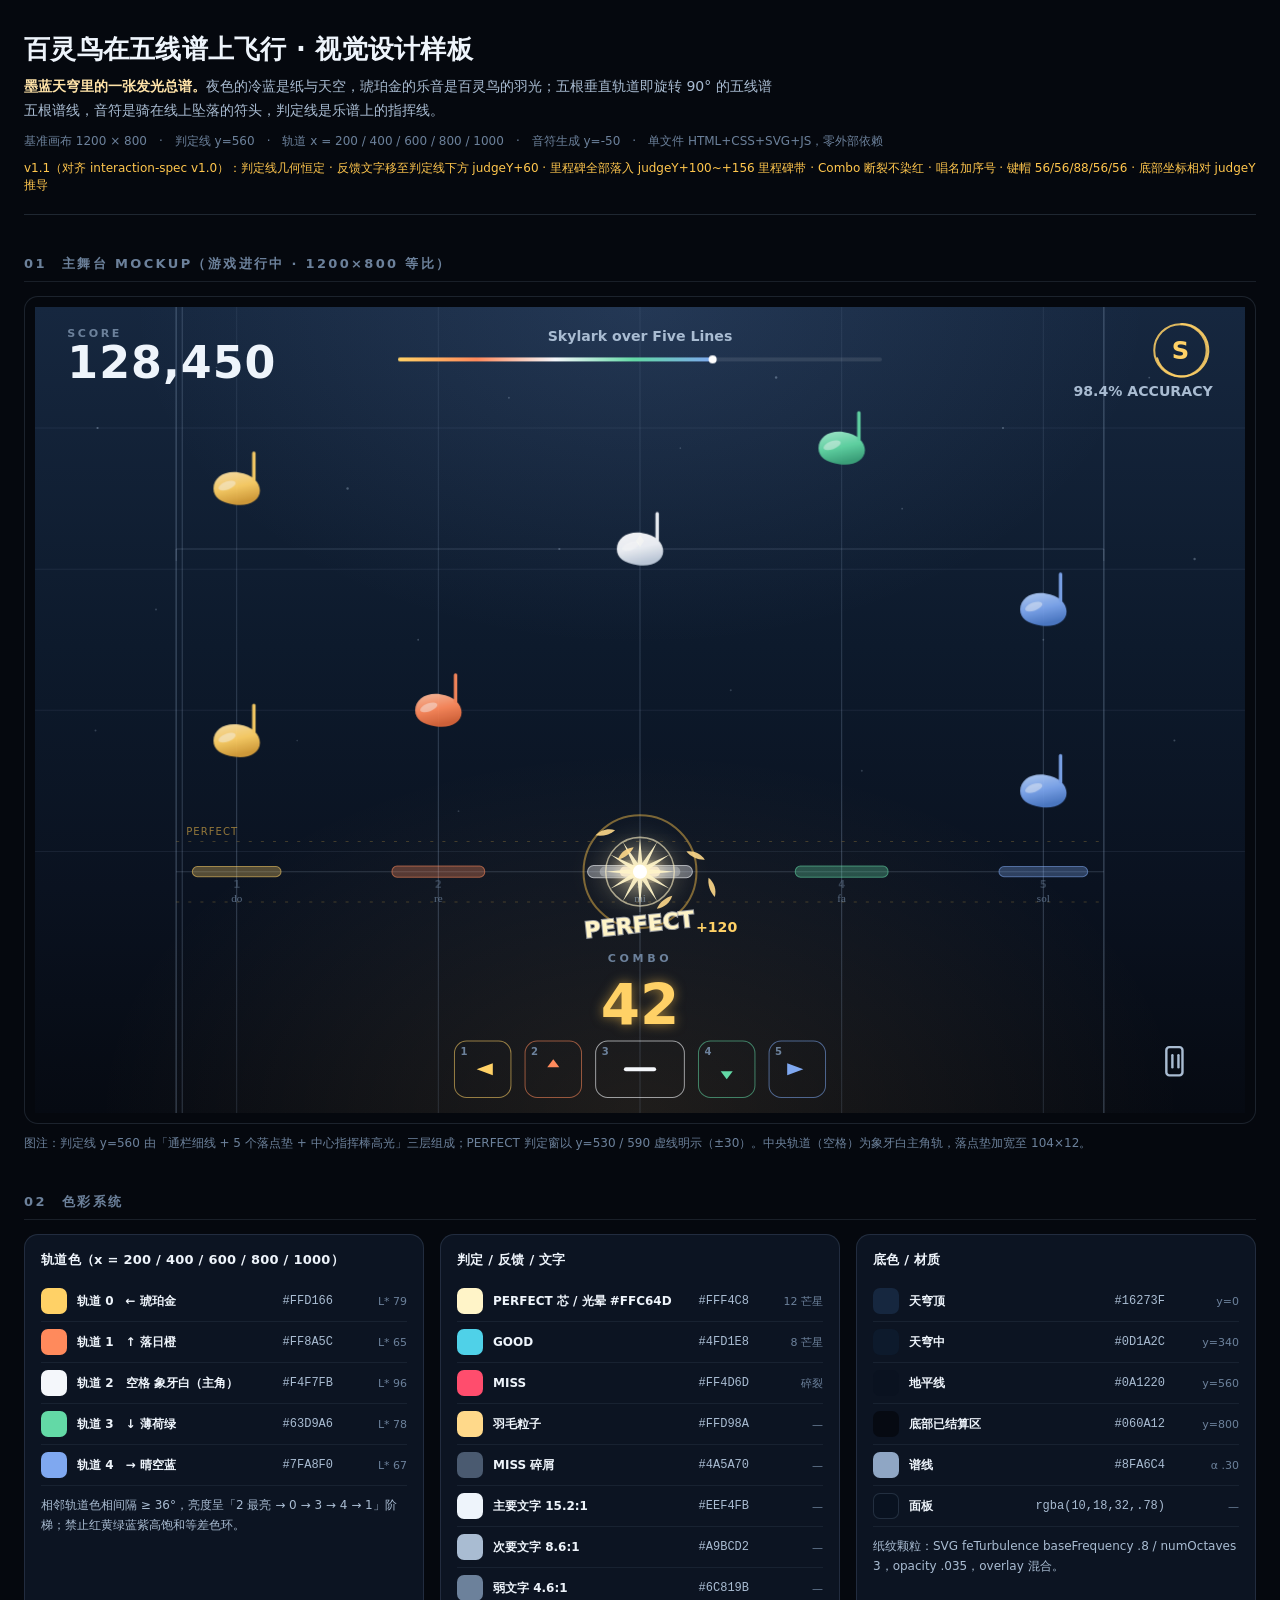
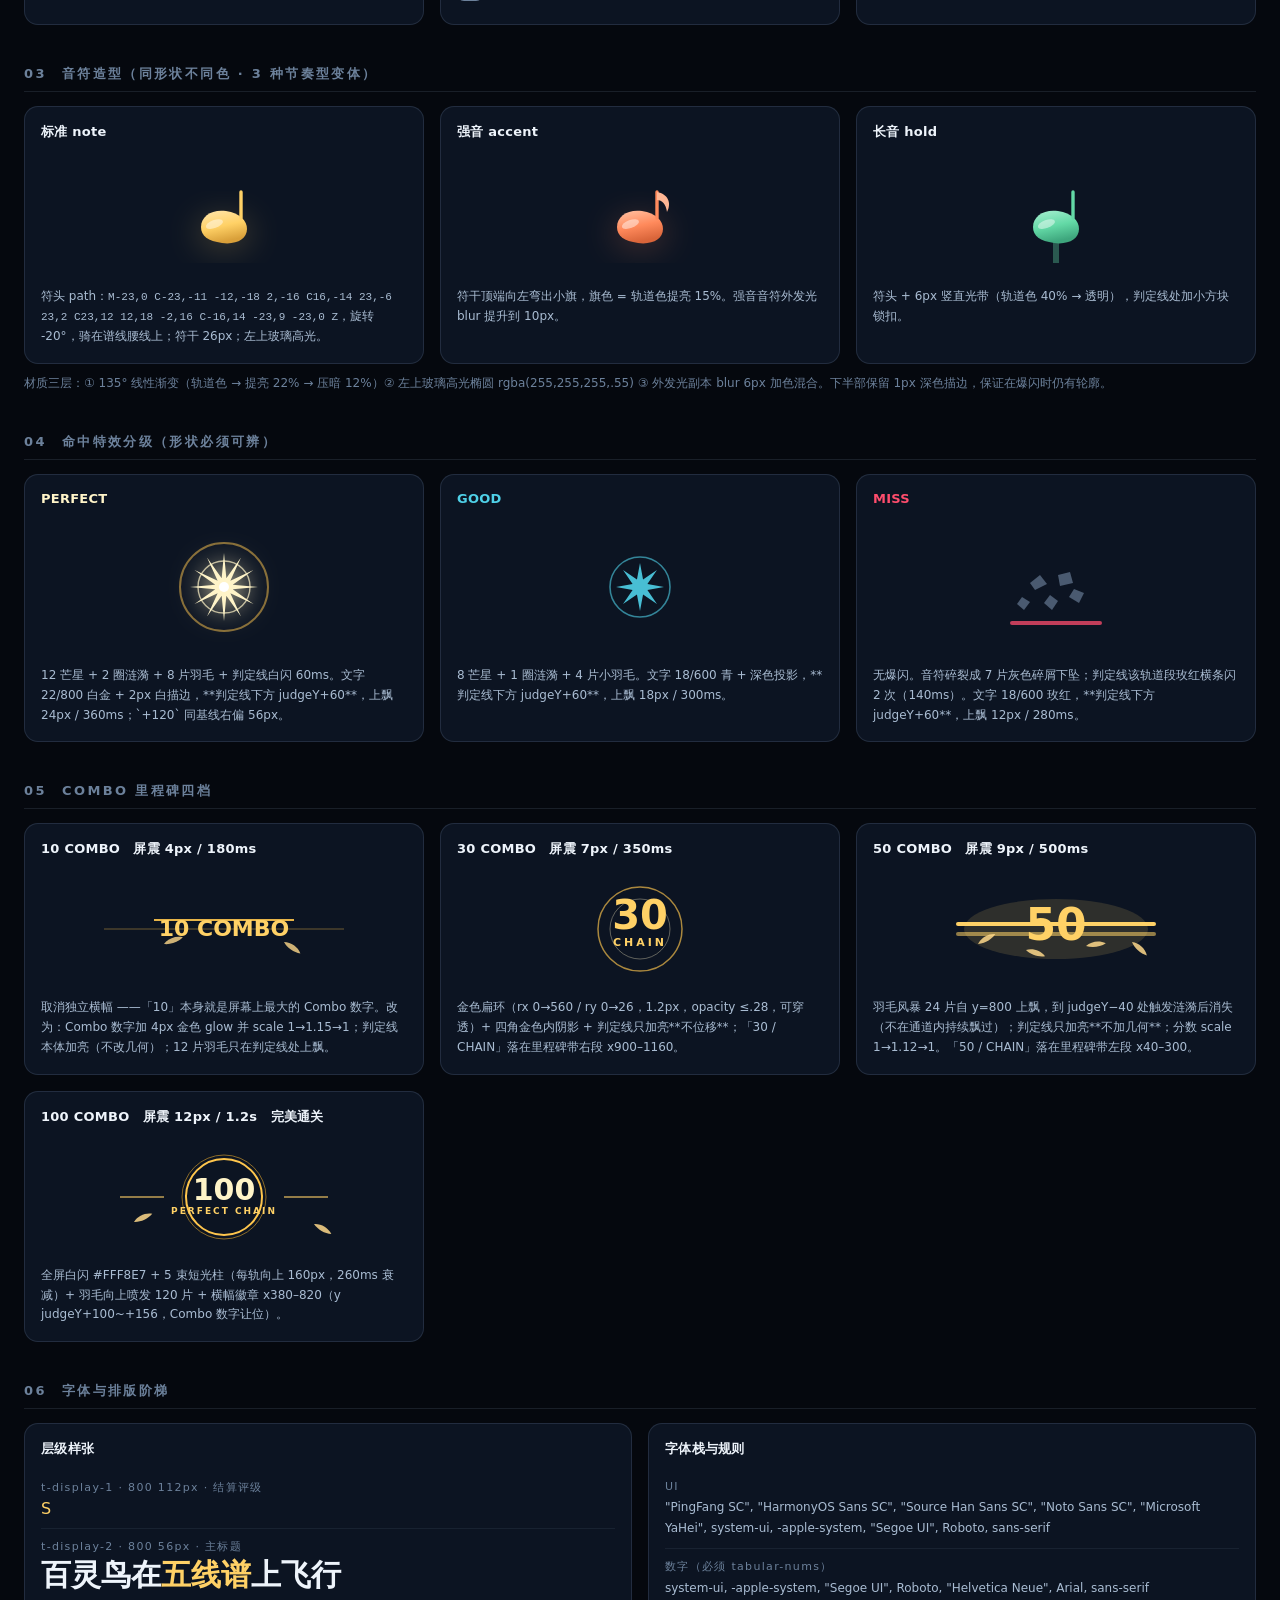
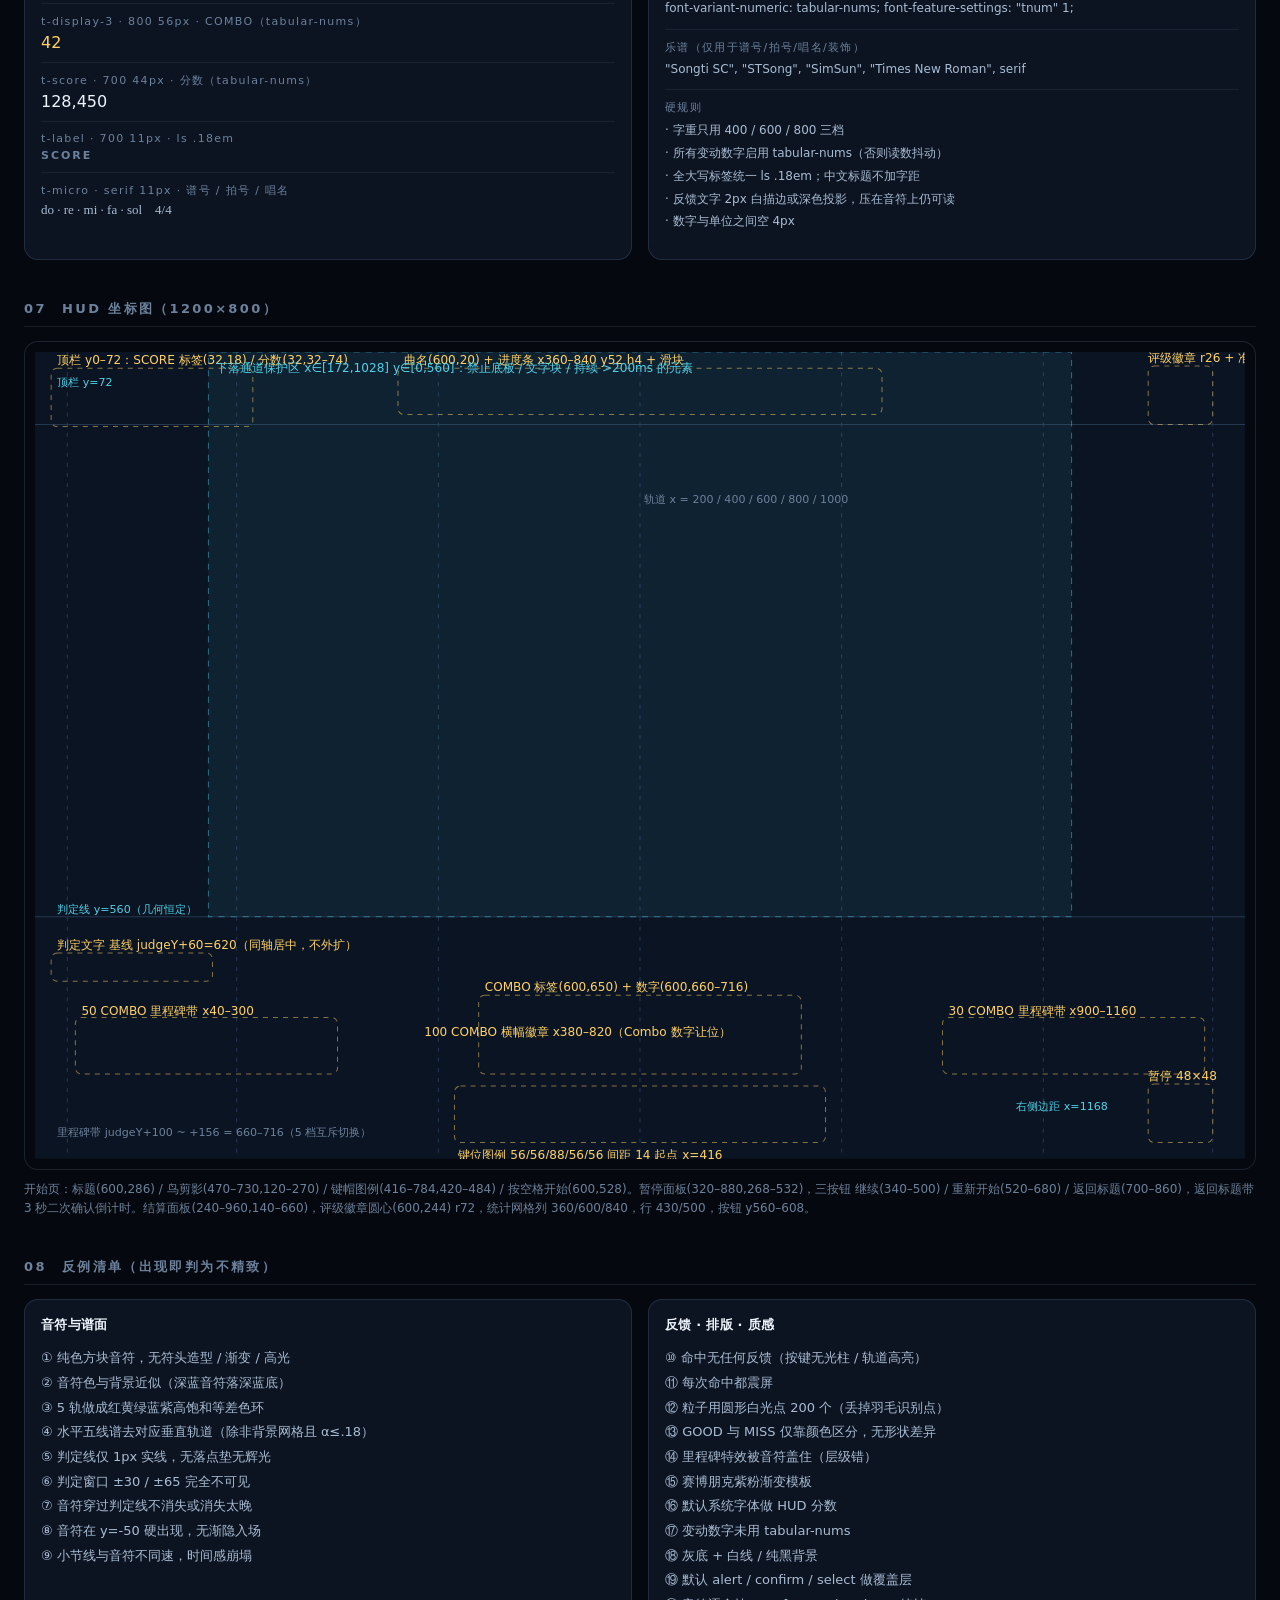
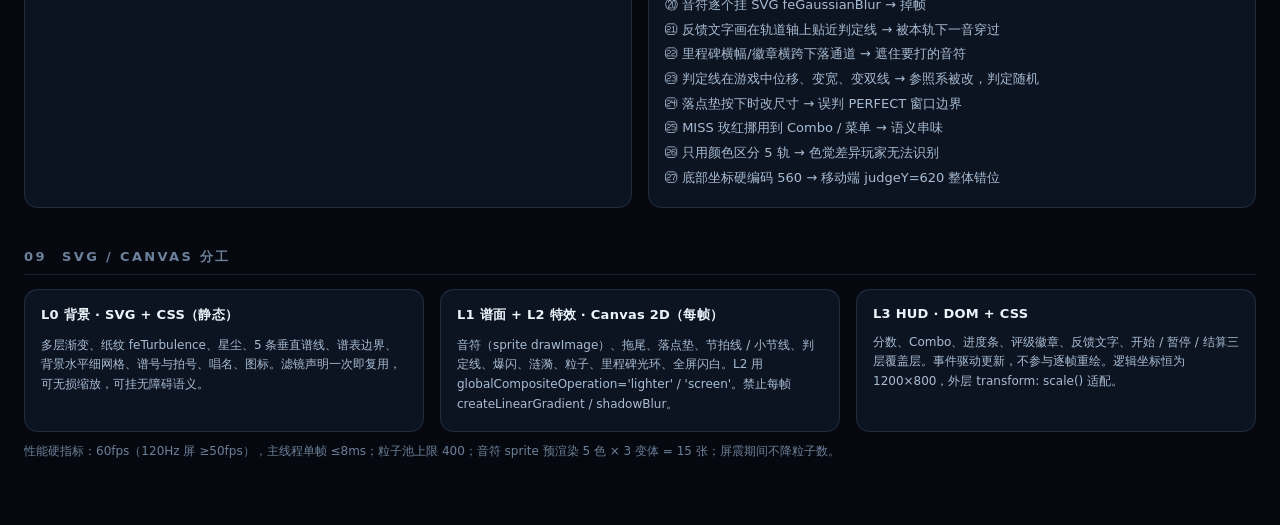
<file: design/visual-board.html>
<!DOCTYPE html>
<html lang="zh-CN">
<head>
<meta charset="utf-8">
<title>百灵鸟在五线谱上飞行 · 视觉设计样板 v1.0</title>
<style>
  :root{
    --bg-sky-top:#16273F; --bg-sky-mid:#0D1A2C; --bg-horizon:#0A1220; --bg-floor:#060A12;
    --lane-0:#FFD166; --lane-1:#FF8A5C; --lane-2:#F4F7FB; --lane-3:#63D9A6; --lane-4:#7FA8F0;
    --perfect:#FFF4C8; --perfect-glow:#FFC64D; --good:#4FD1E8; --miss:#FF4D6D;
    --text-hi:#EEF4FB; --text-mid:#A9BCD2; --text-lo:#6C819B; --text-gold:#FFE3A8;
    --staff:#8FA6C4; --gold:#FFC64D; --feather:#FFD98A; --shard:#4A5A70;
    --font-ui:"PingFang SC","HarmonyOS Sans SC","Source Han Sans SC","Noto Sans SC","Microsoft YaHei",system-ui,-apple-system,"Segoe UI",Roboto,sans-serif;
    --font-music:"Songti SC","STSong","SimSun","Times New Roman",serif;
  }
  *{box-sizing:border-box;margin:0;padding:0}
  body{background:#05080E;color:var(--text-hi);font-family:var(--font-ui);padding:32px 24px 64px;-webkit-font-smoothing:antialiased}
  .wrap{max-width:1280px;margin:0 auto}
  .board-head{border-bottom:1px solid rgba(168,196,230,.16);padding-bottom:20px;margin-bottom:28px}
  .board-head h1{font-size:26px;font-weight:800;letter-spacing:.01em}
  .board-head p{margin-top:8px;font-size:14px;line-height:1.7;color:var(--text-mid);max-width:760px}
  .board-head .meta{margin-top:10px;font-size:12px;color:var(--text-lo);font-variant-numeric:tabular-nums}
  h2.sec{font-size:13px;font-weight:700;letter-spacing:.18em;text-transform:uppercase;color:var(--text-lo);
    margin:40px 0 14px;padding-bottom:8px;border-bottom:1px solid rgba(168,196,230,.12)}
  .grid{display:grid;gap:16px}
  .g2{grid-template-columns:repeat(auto-fit,minmax(300px,1fr))}
  .g3{grid-template-columns:repeat(auto-fit,minmax(210px,1fr))}
  .card{background:rgba(16,26,43,.72);border:1px solid rgba(168,196,230,.14);border-radius:14px;padding:16px}
  .card h3{font-size:13px;font-weight:700;letter-spacing:.02em;margin-bottom:12px;color:var(--text-hi)}
  .card .cap{font-size:12px;line-height:1.65;color:var(--text-mid);margin-top:10px}
  .stage-wrap{background:#05080E;border:1px solid rgba(168,196,230,.14);border-radius:14px;padding:10px;overflow:hidden}
  .stage-wrap svg{display:block;width:100%;height:auto}
  .num{font-variant-numeric:tabular-nums;font-feature-settings:"tnum" 1}
  .sw{display:flex;gap:10px;align-items:center;padding:7px 0;border-bottom:1px solid rgba(168,196,230,.08)}
  .sw:last-child{border-bottom:0}
  .sw i{width:26px;height:26px;border-radius:7px;flex:none;display:block}
  .sw b{font-size:12px;font-weight:600;flex:1}
  .sw code{font-family:ui-monospace,SFMono-Regular,Menlo,Consolas,monospace;font-size:12px;color:var(--text-mid)}
  .sw em{font-style:normal;font-size:11px;color:var(--text-lo);width:64px;text-align:right;flex:none}
  .tsample{border-bottom:1px solid rgba(168,196,230,.08);padding:10px 0}
  .tsample:last-child{border-bottom:0}
  .tsample .lb{font-size:11px;color:var(--text-lo);letter-spacing:.12em;margin-bottom:4px}
  .tsample .note{font-size:11px;color:var(--text-lo);margin-top:4px}
  .demo{display:flex;align-items:center;justify-content:center;gap:18px;padding:14px 0;flex-wrap:wrap}
  .demo .unit{text-align:center}
  .demo .lb{font-size:11px;color:var(--text-lo);margin-top:8px}
  .stage-lbl{font-size:12px;color:var(--text-lo);margin-top:10px;line-height:1.6}
</style>
</head>
<body>
<div class="wrap">

  <div class="board-head">
    <h1>百灵鸟在五线谱上飞行 · 视觉设计样板</h1>
    <p><b style="color:var(--text-gold)">墨蓝天穹里的一张发光总谱。</b>夜色的冷蓝是纸与天空，琥珀金的乐音是百灵鸟的羽光；五根垂直轨道即旋转 90° 的五线谱五根谱线，音符是骑在线上坠落的符头，判定线是乐谱上的指挥线。</p>
    <div class="meta">基准画布 1200 × 800　·　判定线 y=560　·　轨道 x = 200 / 400 / 600 / 800 / 1000　·　音符生成 y=-50　·　单文件 HTML+CSS+SVG+JS，零外部依赖</div>
    <div class="meta" style="color:#FFC64D">v1.1（对齐 interaction-spec v1.0）：判定线几何恒定 · 反馈文字移至判定线下方 judgeY+60 · 里程碑全部落入 judgeY+100~+156 里程碑带 · Combo 断裂不染红 · 唱名加序号 · 键帽 56/56/88/56/56 · 底部坐标相对 judgeY 推导</div>
  </div>

  <h2 class="sec">01　主舞台 mockup（游戏进行中 · 1200×800 等比）</h2>
  <div class="stage-wrap">
  <svg viewBox="0 0 1200 800" xmlns="http://www.w3.org/2000/svg">
    <defs>
      <linearGradient id="bg" x1="0" y1="0" x2="0" y2="1">
        <stop offset="0" stop-color="#16273F"/><stop offset="42%" stop-color="#0D1A2C"/>
        <stop offset="72%" stop-color="#0A1220"/><stop offset="100%" stop-color="#060A12"/>
      </linearGradient>
      <radialGradient id="warm" cx="50%" cy="100%" r="75%">
        <stop offset="0" stop-color="#FFC46B" stop-opacity=".10"/><stop offset="60%" stop-color="#FFC46B" stop-opacity="0"/>
      </radialGradient>
      <radialGradient id="cool" cx="50%" cy="0%" r="60%">
        <stop offset="0" stop-color="#78A0DC" stop-opacity=".14"/><stop offset="70%" stop-color="#78A0DC" stop-opacity="0"/>
      </radialGradient>
      <linearGradient id="staffFade" x1="0" y1="0" x2="0" y2="1">
        <stop offset="0" stop-color="#8FA6C4" stop-opacity=".10"/>
        <stop offset="70%" stop-color="#8FA6C4" stop-opacity=".34"/>
        <stop offset="100%" stop-color="#8FA6C4" stop-opacity=".18"/>
      </linearGradient>
      <linearGradient id="judgeLine" x1="0" y1="0" x2="1" y2="0">
        <stop offset="0" stop-color="#FFD79A" stop-opacity="0"/>
        <stop offset="50%" stop-color="#FFD79A" stop-opacity="1"/>
        <stop offset="100%" stop-color="#FFD79A" stop-opacity="0"/>
      </linearGradient>
      <filter id="soft" x="-60%" y="-60%" width="220%" height="220%">
        <feGaussianBlur stdDeviation="6" result="b"/><feMerge><feMergeNode in="b"/><feMergeNode in="SourceGraphic"/></feMerge>
      </filter>
      <filter id="soft2" x="-60%" y="-60%" width="220%" height="220%">
        <feGaussianBlur stdDeviation="14" result="b"/><feMerge><feMergeNode in="b"/><feMergeNode in="SourceGraphic"/></feMerge>
      </filter>
      <filter id="bigblur" x="-80%" y="-80%" width="260%" height="260%">
        <feGaussianBlur stdDeviation="16"/>
      </filter>
      <linearGradient id="g0" x1="0" y1="0" x2="0.3" y2="1"><stop offset="0" stop-color="#FFE6AE"/><stop offset="55%" stop-color="#FFD166"/><stop offset="100%" stop-color="#D9A03A"/></linearGradient>
      <linearGradient id="g1" x1="0" y1="0" x2="0.3" y2="1"><stop offset="0" stop-color="#FFC3A5"/><stop offset="55%" stop-color="#FF8A5C"/><stop offset="100%" stop-color="#D9653A"/></linearGradient>
      <linearGradient id="g2" x1="0" y1="0" x2="0.3" y2="1"><stop offset="0" stop-color="#FFFFFF"/><stop offset="55%" stop-color="#F4F7FB"/><stop offset="100%" stop-color="#C3CFDE"/></linearGradient>
      <linearGradient id="g3" x1="0" y1="0" x2="0.3" y2="1"><stop offset="0" stop-color="#A8EFD1"/><stop offset="55%" stop-color="#63D9A6"/><stop offset="100%" stop-color="#3EA67D"/></linearGradient>
      <linearGradient id="g4" x1="0" y1="0" x2="0.3" y2="1"><stop offset="0" stop-color="#B9D3FA"/><stop offset="55%" stop-color="#7FA8F0"/><stop offset="100%" stop-color="#4F7CC9"/></linearGradient>
      <linearGradient id="prog" x1="0" y1="0" x2="1" y2="0">
        <stop offset="0" stop-color="#FFD166"/><stop offset="25%" stop-color="#FF8A5C"/><stop offset="50%" stop-color="#F4F7FB"/>
        <stop offset="75%" stop-color="#63D9A6"/><stop offset="100%" stop-color="#7FA8F0"/>
      </linearGradient>
      <path id="nh" d="M -23,0 C -23,-11 -12,-18 2,-16 C 16,-14 23,-6 23,2 C 23,12 12,18 -2,16 C -16,14 -23,9 -23,0 Z"/>
      <path id="stem" d="M 17,-9 L 17,-35" stroke-width="3.4" stroke-linecap="round" fill="none"/>
      <path id="feather" d="M0,0 C6,-4 14,-4 20,0 C14,3 6,3 0,0 Z"/>
      <path id="star12" d="M34,0 L8.71,2.33 L29.44,17 L6.36,6.36 L17,29.44 L2.33,8.71 L0,34 L-2.33,8.71 L-17,29.44 L-6.36,6.36 L-29.44,17 L-8.71,2.33 L-34,0 L-8.71,-2.33 L-29.44,-17 L-6.36,-6.36 L-17,-29.44 L-2.33,-8.71 L0,-34 L2.33,-8.71 L17,-29.44 L6.36,-6.36 L29.44,-17 L8.71,-2.33 Z"/>
      <path id="star8" d="M24,0 L7.39,3.06 L16.97,16.97 L3.06,7.39 L0,24 L-3.06,7.39 L-16.97,16.97 L-7.39,3.06 L-24,0 L-7.39,-3.06 L-16.97,-16.97 L-3.06,-7.39 L0,-24 L3.06,-7.39 L16.97,-16.97 L7.39,-3.06 Z"/>
      <g id="noteg0"><use href="#nh" fill="url(#g0)"/><use href="#stem" stroke="#FFD166"/><ellipse cx="-8" cy="-6" rx="9" ry="4" fill="#fff" opacity=".45" transform="rotate(-20)"/></g>
      <g id="noteg1"><use href="#nh" fill="url(#g1)"/><use href="#stem" stroke="#FF8A5C"/><ellipse cx="-8" cy="-6" rx="9" ry="4" fill="#fff" opacity=".45" transform="rotate(-20)"/></g>
      <g id="noteg2"><use href="#nh" fill="url(#g2)"/><use href="#stem" stroke="#F4F7FB"/><ellipse cx="-8" cy="-6" rx="9" ry="4" fill="#fff" opacity=".6" transform="rotate(-20)"/></g>
      <g id="noteg3"><use href="#nh" fill="url(#g3)"/><use href="#stem" stroke="#63D9A6"/><ellipse cx="-8" cy="-6" rx="9" ry="4" fill="#fff" opacity=".45" transform="rotate(-20)"/></g>
      <g id="noteg4"><use href="#nh" fill="url(#g4)"/><use href="#stem" stroke="#7FA8F0"/><ellipse cx="-8" cy="-6" rx="9" ry="4" fill="#fff" opacity=".45" transform="rotate(-20)"/></g>
    </defs>

    <rect width="1200" height="800" fill="url(#bg)"/>
    <rect width="1200" height="800" fill="url(#warm)"/>
    <rect width="1200" height="800" fill="url(#cool)"/>

    <g fill="#C7DCF2">
      <circle cx="62" cy="120" r="1.1" opacity=".35"/><circle cx="180" cy="60" r=".8" opacity=".22"/>
      <circle cx="310" cy="180" r="1.2" opacity=".30"/><circle cx="470" cy="90" r=".9" opacity=".25"/>
      <circle cx="520" cy="240" r="1.1" opacity=".30"/><circle cx="640" cy="140" r=".8" opacity=".22"/>
      <circle cx="735" cy="70" r="1.2" opacity=".32"/><circle cx="860" cy="200" r=".9" opacity=".24"/>
      <circle cx="960" cy="120" r="1.1" opacity=".30"/><circle cx="1105" cy="70" r=".9" opacity=".26"/>
      <circle cx="1150" cy="250" r="1.2" opacity=".30"/><circle cx="120" cy="300" r="1" opacity=".22"/>
      <circle cx="380" cy="330" r=".9" opacity=".26"/><circle cx="690" cy="380" r="1" opacity=".2"/>
      <circle cx="1000" cy="330" r=".9" opacity=".24"/><circle cx="60" cy="420" r="1" opacity=".22"/>
      <circle cx="1130" cy="430" r="1" opacity=".26"/><circle cx="260" cy="430" r=".8" opacity=".2"/>
      <circle cx="820" cy="460" r="1" opacity=".2"/><circle cx="420" cy="500" r=".9" opacity=".2"/>
    </g>

    <g stroke="#8FA6C4" stroke-opacity=".10" stroke-width="1">
      <line x1="0" y1="120" x2="1200" y2="120"/><line x1="0" y1="260" x2="1200" y2="260"/>
      <line x1="0" y1="400" x2="1200" y2="400"/><line x1="0" y1="540" x2="1200" y2="540"/>
    </g>

    <g fill="url(#staffFade)">
      <rect x="199.5" y="0" width="1" height="800"/><rect x="399.5" y="0" width="1" height="800"/>
      <rect x="599.5" y="0" width="1" height="800"/><rect x="799.5" y="0" width="1" height="800"/>
      <rect x="999.5" y="0" width="1" height="800"/>
    </g>
    <g stroke="#8FA6C4" stroke-opacity=".30">
      <line x1="140" y1="0" x2="140" y2="800" stroke-width="1.5"/>
      <line x1="146" y1="0" x2="146" y2="800" stroke-width="1"/>
      <line x1="1060" y1="0" x2="1060" y2="800" stroke-width="1.5"/>
    </g>

    <g stroke="#A9BCD2" stroke-opacity=".22" stroke-width="1">
      <line x1="140" y1="240" x2="1060" y2="240"/>
      <line x1="140" y1="240" x2="140" y2="252"/><line x1="1060" y1="240" x2="1060" y2="252"/>
    </g>
    <path d="M600,226 l4,6 l-4,6 l-4,-6 Z" fill="#FFC64D" opacity=".6"/>

    <g stroke="#FFC64D" stroke-opacity=".22" stroke-width="1" stroke-dasharray="3 9">
      <line x1="140" y1="530" x2="1060" y2="530"/><line x1="140" y1="590" x2="1060" y2="590"/>
    </g>
    <text x="150" y="524" font-family="PingFang SC, system-ui, sans-serif" font-size="10" fill="#FFC64D" opacity=".55" letter-spacing="1">PERFECT</text>

    <g>
      <rect x="560" y="546" width="80" height="28" fill="#FFD79A" opacity=".16" filter="url(#bigblur)"/>
      <rect x="580" y="555" width="40" height="10" rx="5" fill="#FFD79A" opacity=".9" filter="url(#soft)"/>
      <line x1="140" y1="560" x2="1060" y2="560" stroke="#A9BCD2" stroke-opacity=".22"/>
      <rect x="560" y="555" width="80" height="10" rx="5" fill="#F4F7FB" opacity=".30"/>
    </g>

    <g>
      <rect x="156" y="555" width="88" height="10" rx="5" fill="#FFD166" opacity=".30"/><rect x="156" y="555" width="88" height="10" rx="5" fill="none" stroke="#FFD166" stroke-opacity=".55"/>
      <rect x="354" y="554.5" width="92" height="11" rx="5" fill="#FF8A5C" opacity=".30"/><rect x="354" y="554.5" width="92" height="11" rx="5" fill="none" stroke="#FF8A5C" stroke-opacity=".55"/>
      <rect x="548" y="554" width="104" height="12" rx="6" fill="#F4F7FB" opacity=".34"/><rect x="548" y="554" width="104" height="12" rx="6" fill="none" stroke="#F4F7FB" stroke-opacity=".6"/>
      <rect x="754" y="554.5" width="92" height="11" rx="5" fill="#63D9A6" opacity=".30"/><rect x="754" y="554.5" width="92" height="11" rx="5" fill="none" stroke="#63D9A6" stroke-opacity=".55"/>
      <rect x="956" y="555" width="88" height="10" rx="5" fill="#7FA8F0" opacity=".30"/><rect x="956" y="555" width="88" height="10" rx="5" fill="none" stroke="#7FA8F0" stroke-opacity=".55"/>
    </g>

    <g font-family="PingFang SC, system-ui, sans-serif" font-weight="700" font-size="10" fill="#6C819B" opacity=".4" text-anchor="middle">
      <text x="200" y="576">1</text><text x="400" y="576">2</text><text x="600" y="576">3</text>
      <text x="800" y="576">4</text><text x="1000" y="576">5</text>
    </g>
    <g font-family="Songti SC, STSong, Times New Roman, serif" font-size="11" fill="#6C819B" opacity=".8" text-anchor="middle">
      <text x="200" y="590">do</text><text x="400" y="590">re</text><text x="600" y="590">mi</text>
      <text x="800" y="590">fa</text><text x="1000" y="590">sol</text>
    </g>

    <g opacity=".95">
      <use href="#noteg0" transform="translate(200,180)"/>
      <use href="#noteg3" transform="translate(800,140)"/>
      <use href="#noteg4" transform="translate(1000,300)"/>
      <use href="#noteg1" transform="translate(400,400)"/>
      <use href="#noteg0" transform="translate(200,430)"/>
      <use href="#noteg4" transform="translate(1000,480)"/>
      <use href="#noteg2" transform="translate(600,240)"/>
    </g>

    <g transform="translate(600,560)">
      <circle r="56" fill="none" stroke="#FFC64D" stroke-width="2" opacity=".45"/>
      <circle r="34" fill="none" stroke="#FFF4C8" stroke-width="1.5" opacity=".6"/>
      <use href="#star12" fill="#FFF4C8" opacity=".95" filter="url(#soft2)"/>
      <circle r="7" fill="#FFFFFF"/>
    </g>
    <g fill="#FFD98A" opacity=".9">
      <use href="#feather" transform="translate(646,540) rotate(24)"/>
      <use href="#feather" transform="translate(578,548) rotate(-38)"/>
      <use href="#feather" transform="translate(668,566) rotate(72)"/>
      <use href="#feather" transform="translate(556,524) rotate(-15)"/>
      <use href="#feather" transform="translate(632,584) rotate(140)"/>
    </g>
    <line x1="600" y1="566" x2="600" y2="600" stroke="#F4F7FB" stroke-opacity=".3" stroke-width="1"/>
    <text x="600" y="620" font-family="PingFang SC, system-ui, sans-serif" font-size="22" font-weight="800" fill="#FFF4C8"
          text-anchor="middle" transform="rotate(-6 600 620)" style="paint-order:stroke" stroke="#fff" stroke-opacity=".55" stroke-width="2">PERFECT</text>
    <text x="676" y="620" font-family="system-ui, -apple-system, Segoe UI, sans-serif" font-size="14" font-weight="700" fill="#FFD166" text-anchor="middle" class="num">+120</text>

    <g font-family="PingFang SC, system-ui, sans-serif">
      <text x="32" y="30" font-size="11" font-weight="700" letter-spacing="2.6" fill="#6C819B">SCORE</text>
      <text x="32" y="70" font-size="44" font-weight="700" fill="#EEF4FB" class="num" letter-spacing="1">128,450</text>
      <text x="600" y="34" font-size="14" font-weight="600" fill="#A9BCD2" text-anchor="middle">Skylark over Five Lines</text>
      <rect x="360" y="50" width="480" height="4" rx="2" fill="#fff" opacity=".10"/>
      <rect x="360" y="50" width="312" height="4" rx="2" fill="url(#prog)"/>
      <circle cx="672" cy="52" r="4" fill="#fff"/>
      <g>
        <circle cx="1136" cy="43" r="26" fill="none" stroke="#FFD166" stroke-width="2" opacity=".85"/>
        <path d="M1136,17 A26,26 0 1,1 1112.6,50" fill="none" stroke="#FFD166" stroke-width="2" opacity=".9"/>
        <text x="1136" y="52" font-size="24" font-weight="800" fill="#FFD166" text-anchor="middle">S</text>
      </g>
      <text x="1168" y="88" font-size="14" font-weight="600" fill="#A9BCD2" text-anchor="end" class="num">98.4% ACCURACY</text>

      <text x="600" y="650" font-size="11" font-weight="700" letter-spacing="3.6" fill="#6C819B" text-anchor="middle">COMBO</text>
      <text x="600" y="712" font-size="56" font-weight="800" fill="#FFD166" text-anchor="middle" class="num" style="filter:drop-shadow(0 0 6px rgba(255,196,77,.55))">42</text>

      <g transform="translate(416,728)">
        <g><rect width="56" height="56" rx="12" fill="none" stroke="#FFD166" stroke-opacity=".55"/><path d="M38,22 L22,28 L38,34 Z" fill="#FFD166"/><text x="6" y="14" font-size="10" font-weight="700" fill="#6C819B" class="num">1</text></g>
        <g transform="translate(70,0)"><rect width="56" height="56" rx="12" fill="none" stroke="#FF8A5C" stroke-opacity=".55"/><path d="M28,18 L34,26 L22,26 Z" fill="#FF8A5C"/><text x="6" y="14" font-size="10" font-weight="700" fill="#6C819B" class="num">2</text></g>
        <g transform="translate(140,0)"><rect width="88" height="56" rx="12" fill="none" stroke="#F4F7FB" stroke-opacity=".6"/><rect x="28" y="26" width="32" height="4" rx="2" fill="#F4F7FB"/><text x="6" y="14" font-size="10" font-weight="700" fill="#6C819B" class="num">3</text></g>
        <g transform="translate(242,0)"><rect width="56" height="56" rx="12" fill="none" stroke="#63D9A6" stroke-opacity=".55"/><path d="M28,38 L34,30 L22,30 Z" fill="#63D9A6"/><text x="6" y="14" font-size="10" font-weight="700" fill="#6C819B" class="num">4</text></g>
        <g transform="translate(312,0)"><rect width="56" height="56" rx="12" fill="none" stroke="#7FA8F0" stroke-opacity=".55"/><path d="M18,22 L34,28 L18,34 Z" fill="#7FA8F0"/><text x="6" y="14" font-size="10" font-weight="700" fill="#6C819B" class="num">5</text></g>
      </g>

      <g transform="translate(1120,726)" fill="none" stroke="#A9BCD2" stroke-width="2.4" stroke-linecap="round">
        <rect x="2" y="8" width="16" height="28" rx="3"/><line x1="8" y1="16" x2="8" y2="28"/><line x1="14" y1="16" x2="14" y2="28"/>
      </g>
    </g>
  </svg>
  </div>
  <p class="stage-lbl">图注：判定线 y=560 由「通栏细线 + 5 个落点垫 + 中心指挥棒高光」三层组成；PERFECT 判定窗以 y=530 / 590 虚线明示（±30）。中央轨道（空格）为象牙白主角轨，落点垫加宽至 104×12。</p>

  <h2 class="sec">02　色彩系统</h2>
  <div class="grid g2">
    <div class="card">
      <h3>轨道色（x = 200 / 400 / 600 / 800 / 1000）</h3>
      <div class="sw"><i style="background:#FFD166"></i><b>轨道 0　← 琥珀金</b><code>#FFD166</code><em>L* 79</em></div>
      <div class="sw"><i style="background:#FF8A5C"></i><b>轨道 1　↑ 落日橙</b><code>#FF8A5C</code><em>L* 65</em></div>
      <div class="sw"><i style="background:#F4F7FB"></i><b>轨道 2　空格 象牙白（主角）</b><code>#F4F7FB</code><em>L* 96</em></div>
      <div class="sw"><i style="background:#63D9A6"></i><b>轨道 3　↓ 薄荷绿</b><code>#63D9A6</code><em>L* 78</em></div>
      <div class="sw"><i style="background:#7FA8F0"></i><b>轨道 4　→ 晴空蓝</b><code>#7FA8F0</code><em>L* 67</em></div>
      <p class="cap">相邻轨道色相间隔 ≥ 36°，亮度呈「2 最亮 → 0 → 3 → 4 → 1」阶梯；禁止红黄绿蓝紫高饱和等差色环。</p>
    </div>
    <div class="card">
      <h3>判定 / 反馈 / 文字</h3>
      <div class="sw"><i style="background:#FFF4C8"></i><b>PERFECT 芯 / 光晕 #FFC64D</b><code>#FFF4C8</code><em>12 芒星</em></div>
      <div class="sw"><i style="background:#4FD1E8"></i><b>GOOD</b><code>#4FD1E8</code><em>8 芒星</em></div>
      <div class="sw"><i style="background:#FF4D6D"></i><b>MISS</b><code>#FF4D6D</code><em>碎裂</em></div>
      <div class="sw"><i style="background:#FFD98A"></i><b>羽毛粒子</b><code>#FFD98A</code><em>—</em></div>
      <div class="sw"><i style="background:#4A5A70"></i><b>MISS 碎屑</b><code>#4A5A70</code><em>—</em></div>
      <div class="sw"><i style="background:#EEF4FB"></i><b>主要文字 15.2:1</b><code>#EEF4FB</code><em>—</em></div>
      <div class="sw"><i style="background:#A9BCD2"></i><b>次要文字 8.6:1</b><code>#A9BCD2</code><em>—</em></div>
      <div class="sw"><i style="background:#6C819B"></i><b>弱文字 4.6:1</b><code>#6C819B</code><em>—</em></div>
    </div>
    <div class="card">
      <h3>底色 / 材质</h3>
      <div class="sw"><i style="background:#16273F"></i><b>天穹顶</b><code>#16273F</code><em>y=0</em></div>
      <div class="sw"><i style="background:#0D1A2C"></i><b>天穹中</b><code>#0D1A2C</code><em>y=340</em></div>
      <div class="sw"><i style="background:#0A1220"></i><b>地平线</b><code>#0A1220</code><em>y=560</em></div>
      <div class="sw"><i style="background:#060A12"></i><b>底部已结算区</b><code>#060A12</code><em>y=800</em></div>
      <div class="sw"><i style="background:#8FA6C4"></i><b>谱线</b><code>#8FA6C4</code><em>α .30</em></div>
      <div class="sw"><i style="background:rgba(10,18,32,.78);border:1px solid rgba(168,196,230,.16)"></i><b>面板</b><code>rgba(10,18,32,.78)</code><em>—</em></div>
      <p class="cap">纸纹颗粒：SVG feTurbulence baseFrequency .8 / numOctaves 3，opacity .035，overlay 混合。</p>
    </div>
  </div>

  <h2 class="sec">03　音符造型（同形状不同色 · 3 种节奏型变体）</h2>
  <div class="grid g3">
    <div class="card">
      <h3>标准 note</h3>
      <div class="demo"><svg width="120" height="96" viewBox="-60 -60 120 96">
        <ellipse cx="0" cy="6" rx="28" ry="16" fill="#FFD166" opacity=".22" filter="url(#bigblur)"/>
        <use href="#noteg0" transform="translate(0,0)"/>
      </svg></div>
      <p class="cap">符头 path：<code style="font-size:11px">M-23,0 C-23,-11 -12,-18 2,-16 C16,-14 23,-6 23,2 C23,12 12,18 -2,16 C-16,14 -23,9 -23,0 Z</code>，旋转 -20°，骑在谱线腰线上；符干 26px；左上玻璃高光。</p>
    </div>
    <div class="card">
      <h3>强音 accent</h3>
      <div class="demo"><svg width="120" height="96" viewBox="-60 -60 120 96">
        <ellipse cx="0" cy="6" rx="28" ry="16" fill="#FF8A5C" opacity=".22" filter="url(#bigblur)"/>
        <use href="#noteg1" transform="translate(0,0)"/>
        <path d="M17,-35 C28,-33 32,-24 27,-15 C26,-23 22,-27 17,-27 Z" fill="#FFB694"/>
      </svg></div>
      <p class="cap">符干顶端向左弯出小旗，旗色 = 轨道色提亮 15%。强音音符外发光 blur 提升到 10px。</p>
    </div>
    <div class="card">
      <h3>长音 hold</h3>
      <div class="demo"><svg width="120" height="96" viewBox="-60 -60 120 96">
        <rect x="-3" y="-2" width="6" height="88" fill="#63D9A6" opacity=".35"/>
        <use href="#noteg3" transform="translate(0,0)"/>
        <rect x="-8" y="80" width="16" height="10" rx="3" fill="#63D9A6" opacity=".8"/>
      </svg></div>
      <p class="cap">符头 + 6px 竖直光带（轨道色 40% → 透明），判定线处加小方块锁扣。</p>
    </div>
  </div>
  <p class="stage-lbl">材质三层：① 135° 线性渐变（轨道色 → 提亮 22% → 压暗 12%）② 左上玻璃高光椭圆 rgba(255,255,255,.55) ③ 外发光副本 blur 6px 加色混合。下半部保留 1px 深色描边，保证在爆闪时仍有轮廓。</p>

  <h2 class="sec">04　命中特效分级（形状必须可辨）</h2>
  <div class="grid g3">
    <div class="card">
      <h3 style="color:#FFF4C8">PERFECT</h3>
      <div class="demo"><svg width="150" height="110" viewBox="-75 -55 150 110">
        <circle r="44" fill="none" stroke="#FFC64D" stroke-width="2" opacity=".5"/>
        <circle r="26" fill="none" stroke="#FFF4C8" stroke-width="1.4" opacity=".7"/>
        <use href="#star12" fill="#FFF4C8" filter="url(#soft2)"/>
        <circle r="5" fill="#fff"/>
      </svg></div>
      <p class="cap">12 芒星 + 2 圈涟漪 + 8 片羽毛 + 判定线白闪 60ms。文字 22/800 白金 + 2px 白描边，**判定线下方 judgeY+60**，上飘 24px / 360ms；`+120` 同基线右偏 56px。</p>
    </div>
    <div class="card">
      <h3 style="color:#4FD1E8">GOOD</h3>
      <div class="demo"><svg width="150" height="110" viewBox="-75 -55 150 110">
        <circle r="30" fill="none" stroke="#4FD1E8" stroke-width="1.6" opacity=".6"/>
        <use href="#star8" fill="#4FD1E8" opacity=".9"/>
      </svg></div>
      <p class="cap">8 芒星 + 1 圈涟漪 + 4 片小羽毛。文字 18/600 青 + 深色投影，**判定线下方 judgeY+60**，上飘 18px / 300ms。</p>
    </div>
    <div class="card">
      <h3 style="color:#FF4D6D">MISS</h3>
      <div class="demo"><svg width="150" height="110" viewBox="-75 -55 150 110">
        <g fill="#4A5A70">
          <path d="M-26,-4 l10,-8 l7,9 l-12,6 Z"/><path d="M2,-12 l12,-3 l3,11 l-13,3 Z"/>
          <path d="M18,2 l10,4 l-5,10 l-10,-6 Z"/><path d="M-6,8 l8,6 l-6,9 l-8,-7 Z"/>
          <path d="M-34,10 l8,5 l-6,8 l-7,-6 Z"/>
        </g>
        <rect x="-46" y="34" width="92" height="4" rx="2" fill="#FF4D6D" opacity=".75"/>
      </svg></div>
      <p class="cap">无爆闪。音符碎裂成 7 片灰色碎屑下坠；判定线该轨道段玫红横条闪 2 次（140ms）。文字 18/600 玫红，**判定线下方 judgeY+60**，上飘 12px / 280ms。</p>
    </div>
  </div>

  <h2 class="sec">05　Combo 里程碑四档</h2>
  <div class="grid g2">
    <div class="card">
      <h3>10 COMBO　屏震 4px / 180ms</h3>
      <div class="demo"><svg width="260" height="90" viewBox="0 0 260 90">
        <line x1="10" y1="45" x2="250" y2="45" stroke="#FFC64D" stroke-width="1" opacity=".4"/>
        <line x1="60" y1="36" x2="200" y2="36" stroke="#FFC64D" stroke-width="2" opacity=".9"/>
        <text x="130" y="52" font-size="22" font-weight="800" fill="#FFD166" text-anchor="middle" font-family="PingFang SC, system-ui, sans-serif">10 COMBO</text>
        <g fill="#FFD98A" opacity=".8"><use href="#feather" transform="translate(70,60) rotate(-20)"/><use href="#feather" transform="translate(190,58) rotate(35)"/></g>
      </svg></div>
      <p class="cap">取消独立横幅 ——「10」本身就是屏幕上最大的 Combo 数字。改为：Combo 数字加 4px 金色 glow 并 scale 1→1.15→1；判定线本体加亮（不改几何）；12 片羽毛只在判定线处上飘。</p>
    </div>
    <div class="card">
      <h3>30 COMBO　屏震 7px / 350ms</h3>
      <div class="demo"><svg width="260" height="90" viewBox="0 0 260 90">
        <circle cx="130" cy="45" r="42" fill="none" stroke="#FFC64D" stroke-width="1.5" opacity=".65"/>
        <circle cx="130" cy="45" r="30" fill="none" stroke="#FFF4C8" stroke-width="1" opacity=".35"/>
        <text x="130" y="45" font-size="40" font-weight="800" fill="#FFD166" text-anchor="middle" font-family="system-ui, -apple-system, Segoe UI, sans-serif">30</text>
        <text x="130" y="62" font-size="11" font-weight="700" fill="#FFD166" text-anchor="middle" letter-spacing="3" font-family="PingFang SC, system-ui, sans-serif">CHAIN</text>
      </svg></div>
      <p class="cap">金色扁环（rx 0→560 / ry 0→26，1.2px，opacity ≤.28，可穿透）+ 四角金色内阴影 + 判定线只加亮**不位移**；「30 / CHAIN」落在里程碑带右段 x900–1160。</p>
    </div>
    <div class="card">
      <h3>50 COMBO　屏震 9px / 500ms</h3>
      <div class="demo"><svg width="260" height="90" viewBox="0 0 260 90">
        <rect x="30" y="38" width="200" height="4" rx="2" fill="#FFD166"/>
        <rect x="30" y="48" width="200" height="4" rx="2" fill="#FFD166" opacity=".55"/>
        <ellipse cx="130" cy="45" rx="92" ry="30" fill="#FFD26A" opacity=".14"/>
        <text x="130" y="56" font-size="44" font-weight="800" fill="#FFD166" text-anchor="middle" font-family="system-ui, -apple-system, Segoe UI, sans-serif">50</text>
        <g fill="#FFD98A" opacity=".85"><use href="#feather" transform="translate(52,60) rotate(-30)"/><use href="#feather" transform="translate(100,66) rotate(18)"/><use href="#feather" transform="translate(160,62) rotate(-8)"/><use href="#feather" transform="translate(206,58) rotate(42)"/></g>
      </svg></div>
      <p class="cap">羽毛风暴 24 片自 y=800 上飘，到 judgeY−40 处触发涟漪后消失（不在通道内持续飘过）；判定线只加亮**不加几何**；分数 scale 1→1.12→1。「50 / CHAIN」落在里程碑带左段 x40–300。</p>
    </div>
    <div class="card">
      <h3>100 COMBO　屏震 12px / 1.2s　完美通关</h3>
      <div class="demo"><svg width="260" height="90" viewBox="0 0 260 90">
        <circle cx="130" cy="45" r="38" fill="none" stroke="#FFC64D" stroke-width="2"/>
        <circle cx="130" cy="45" r="42" fill="none" stroke="#8A6A28" stroke-width="1"/>
        <text x="130" y="48" font-size="30" font-weight="800" fill="#FFF4C8" text-anchor="middle" font-family="system-ui, -apple-system, Segoe UI, sans-serif">100</text>
        <text x="130" y="62" font-size="9" font-weight="700" fill="#FFD166" text-anchor="middle" letter-spacing="2" font-family="PingFang SC, system-ui, sans-serif">PERFECT CHAIN</text>
        <g stroke="#FFD166" stroke-width="1.4" opacity=".75">
          <line x1="70" y1="45" x2="26" y2="45"/><line x1="190" y1="45" x2="234" y2="45"/>
        </g>
        <g fill="#FFD98A" opacity=".85"><use href="#feather" transform="translate(40,70) rotate(-24)"/><use href="#feather" transform="translate(220,72) rotate(30)"/></g>
      </svg></div>
      <p class="cap">全屏白闪 #FFF8E7 + 5 束短光柱（每轨向上 160px，260ms 衰减）+ 羽毛向上喷发 120 片 + 横幅徽章 x380–820（y judgeY+100~+156，Combo 数字让位）。</p>
    </div>
  </div>

  <h2 class="sec">06　字体与排版阶梯</h2>
  <div class="grid g2">
    <div class="card">
      <h3>层级样张</h3>
      <div class="tsample"><div class="lb">t-display-1 · 800 112px · 结算评级</div><div style="font:800 56px/1 var(--font-num);color:#FFD166">S</div></div>
      <div class="tsample"><div class="lb">t-display-2 · 800 56px · 主标题</div><div style="font:800 30px/1.15 var(--font-ui);color:#EEF4FB">百灵鸟在<span style="color:#FFD166">五线谱</span>上飞行</div></div>
      <div class="tsample"><div class="lb">t-display-3 · 800 56px · COMBO（tabular-nums）</div><div class="num" style="font:800 40px/1 var(--font-num);color:#FFD166">42</div></div>
      <div class="tsample"><div class="lb">t-score · 700 44px · 分数（tabular-nums）</div><div class="num" style="font:700 32px/1 var(--font-num);color:#EEF4FB">128,450</div></div>
      <div class="tsample"><div class="lb">t-label · 700 11px · ls .18em</div><div style="font:700 11px/1.2 var(--font-ui);letter-spacing:.18em;color:#6C819B">SCORE</div></div>
      <div class="tsample"><div class="lb">t-micro · serif 11px · 谱号 / 拍号 / 唱名</div><div style="font:500 13px/1.2 var(--font-music);color:#A9BCD2">do · re · mi · fa · sol　4/4</div></div>
    </div>
    <div class="card">
      <h3>字体栈与规则</h3>
      <div class="tsample">
        <div class="lb">UI</div>
        <div style="font-size:12px;color:#A9BCD2;line-height:1.7">"PingFang SC", "HarmonyOS Sans SC", "Source Han Sans SC", "Noto Sans SC", "Microsoft YaHei", system-ui, -apple-system, "Segoe UI", Roboto, sans-serif</div>
      </div>
      <div class="tsample">
        <div class="lb">数字（必须 tabular-nums）</div>
        <div style="font-size:12px;color:#A9BCD2;line-height:1.7">system-ui, -apple-system, "Segoe UI", Roboto, "Helvetica Neue", Arial, sans-serif<br>font-variant-numeric: tabular-nums; font-feature-settings: "tnum" 1;</div>
      </div>
      <div class="tsample">
        <div class="lb">乐谱（仅用于谱号/拍号/唱名/装饰）</div>
        <div style="font-size:12px;color:#A9BCD2;line-height:1.7">"Songti SC", "STSong", "SimSun", "Times New Roman", serif</div>
      </div>
      <div class="tsample">
        <div class="lb">硬规则</div>
        <div style="font-size:12px;color:#A9BCD2;line-height:1.9">
          · 字重只用 400 / 600 / 800 三档<br>
          · 所有变动数字启用 tabular-nums（否则读数抖动）<br>
          · 全大写标签统一 ls .18em；中文标题不加字距<br>
          · 反馈文字 2px 白描边或深色投影，压在音符上仍可读<br>
          · 数字与单位之间空 4px
        </div>
      </div>
    </div>
  </div>

  <h2 class="sec">07　HUD 坐标图（1200×800）</h2>
  <div class="stage-wrap">
  <svg viewBox="0 0 1200 800" xmlns="http://www.w3.org/2000/svg" font-family="PingFang SC, system-ui, sans-serif">
    <rect width="1200" height="800" fill="#0B1422"/>
    <g stroke="#3E5A80" stroke-width="1" opacity=".5">
      <line x1="0" y1="72" x2="1200" y2="72"/><line x1="0" y1="560" x2="1200" y2="560"/>
      <line x1="32" y1="0" x2="32" y2="800" stroke-dasharray="4 6"/><line x1="1168" y1="0" x2="1168" y2="800" stroke-dasharray="4 6"/>
      <line x1="200" y1="0" x2="200" y2="800" stroke-dasharray="4 6"/><line x1="400" y1="0" x2="400" y2="800" stroke-dasharray="4 6"/>
      <line x1="600" y1="0" x2="600" y2="800" stroke-dasharray="4 6"/><line x1="800" y1="0" x2="800" y2="800" stroke-dasharray="4 6"/>
      <line x1="1000" y1="0" x2="1000" y2="800" stroke-dasharray="4 6"/>
    </g>
    <rect x="172" y="0" width="856" height="560" fill="#4FD1E8" opacity=".07"/>
    <rect x="172" y="0" width="856" height="560" fill="none" stroke="#4FD1E8" stroke-opacity=".45" stroke-dasharray="6 6"/>
    <g fill="none" stroke="#FFD166" stroke-opacity=".5" stroke-dasharray="5 5">
      <rect x="16" y="16" width="200" height="58" rx="6"/><rect x="360" y="16" width="480" height="46" rx="6"/>
      <rect x="1104" y="14" width="64" height="58" rx="6"/><rect x="440" y="638" width="320" height="78" rx="6"/>
      <rect x="416" y="728" width="368" height="56" rx="6"/><rect x="1104" y="726" width="64" height="58" rx="6"/>
      <rect x="16" y="596" width="160" height="28" rx="6"/>
      <rect x="40" y="660" width="260" height="56" rx="6"/><rect x="900" y="660" width="260" height="56" rx="6"/>
    </g>
    <g fill="#FFD166" font-size="12">
      <text x="22" y="12">顶栏 y0–72：SCORE 标签(32,18) / 分数(32,32–74)</text>
      <text x="366" y="12">曲名(600,20) + 进度条 x360–840 y52 h4 + 滑块</text>
      <text x="1104" y="10">评级徽章 r26 + 准确率(1168,78)</text>
      <text x="446" y="634">COMBO 标签(600,650) + 数字(600,660–716)</text>
      <text x="420" y="800">键位图例 56/56/88/56/56 间距 14 起点 x=416</text>
      <text x="1104" y="722">暂停 48×48</text>
      <text x="22" y="592">判定文字 基线 judgeY+60=620（同轴居中，不外扩）</text>
      <text x="46" y="658">50 COMBO 里程碑带 x40–300</text>
      <text x="906" y="658">30 COMBO 里程碑带 x900–1160</text>
    </g>
    <text x="22" y="556" fill="#4FD1E8" font-size="11">判定线 y=560（几何恒定）</text>
    <text x="22" y="34" fill="#4FD1E8" font-size="11">顶栏 y=72</text>
    <text x="1064" y="752" fill="#4FD1E8" font-size="11" text-anchor="end">右侧边距 x=1168</text>
    <text x="604" y="150" fill="#6C819B" font-size="11">轨道 x = 200 / 400 / 600 / 800 / 1000</text>
    <text x="180" y="20" fill="#4FD1E8" font-size="12">下落通道保护区 x∈[172,1028] y∈[0,560]：禁止底板 / 文字块 / 持续 &gt;200ms 的元素</text>
    <text x="386" y="678" fill="#FFD166" font-size="12">100 COMBO 横幅徽章 x380–820（Combo 数字让位）</text>
    <text x="22" y="778" fill="#6C819B" font-size="11">里程碑带 judgeY+100 ~ +156 = 660–716（5 档互斥切换）</text>
  </svg>
  </div>
  <p class="stage-lbl">开始页：标题(600,286) / 鸟剪影(470–730,120–270) / 键帽图例(416–784,420–484) / 按空格开始(600,528)。暂停面板(320–880,268–532)，三按钮 继续(340–500) / 重新开始(520–680) / 返回标题(700–860)，返回标题带 3 秒二次确认倒计时。结算面板(240–960,140–660)，评级徽章圆心(600,244) r72，统计网格列 360/600/840，行 430/500，按钮 y560–608。</p>

  <h2 class="sec">08　反例清单（出现即判为不精致）</h2>
  <div class="grid g2">
    <div class="card">
      <h3>音符与谱面</h3>
      <p class="cap" style="font-size:13px;line-height:1.9">
        ① 纯色方块音符，无符头造型 / 渐变 / 高光<br>
        ② 音符色与背景近似（深蓝音符落深蓝底）<br>
        ③ 5 轨做成红黄绿蓝紫高饱和等差色环<br>
        ④ 水平五线谱去对应垂直轨道（除非背景网格且 α≤.18）<br>
        ⑤ 判定线仅 1px 实线，无落点垫无辉光<br>
        ⑥ 判定窗口 ±30 / ±65 完全不可见<br>
        ⑦ 音符穿过判定线不消失或消失太晚<br>
        ⑧ 音符在 y=-50 硬出现，无渐隐入场<br>
        ⑨ 小节线与音符不同速，时间感崩塌
      </p>
    </div>
    <div class="card">
      <h3>反馈 · 排版 · 质感</h3>
      <p class="cap" style="font-size:13px;line-height:1.9">
        ⑩ 命中无任何反馈（按键无光柱 / 轨道高亮）<br>
        ⑪ 每次命中都震屏<br>
        ⑫ 粒子用圆形白光点 200 个（丢掉羽毛识别点）<br>
        ⑬ GOOD 与 MISS 仅靠颜色区分，无形状差异<br>
        ⑭ 里程碑特效被音符盖住（层级错）<br>
        ⑮ 赛博朋克紫粉渐变模板<br>
        ⑯ 默认系统字体做 HUD 分数<br>
        ⑰ 变动数字未用 tabular-nums<br>
        ⑱ 灰底 + 白线 / 纯黑背景<br>
        ⑲ 默认 alert / confirm / select 做覆盖层<br>
        ⑳ 音符逐个挂 SVG feGaussianBlur → 掉帧<br>
        ㉑ 反馈文字画在轨道轴上贴近判定线 → 被本轨下一音穿过<br>
        ㉒ 里程碑横幅/徽章横跨下落通道 → 遮住要打的音符<br>
        ㉓ 判定线在游戏中位移、变宽、变双线 → 参照系被改，判定随机<br>
        ㉔ 落点垫按下时改尺寸 → 误判 PERFECT 窗口边界<br>
        ㉕ MISS 玫红挪用到 Combo / 菜单 → 语义串味<br>
        ㉖ 只用颜色区分 5 轨 → 色觉差异玩家无法识别<br>
        ㉗ 底部坐标硬编码 560 → 移动端 judgeY=620 整体错位
      </p>
    </div>
  </div>

  <h2 class="sec">09　SVG / Canvas 分工</h2>
  <div class="grid g3">
    <div class="card">
      <h3>L0 背景 · SVG + CSS（静态）</h3>
      <p class="cap">多层渐变、纸纹 feTurbulence、星尘、5 条垂直谱线、谱表边界、背景水平细网格、谱号与拍号、唱名、图标。滤镜声明一次即复用，可无损缩放，可挂无障碍语义。</p>
    </div>
    <div class="card">
      <h3>L1 谱面 + L2 特效 · Canvas 2D（每帧）</h3>
      <p class="cap">音符（sprite drawImage）、拖尾、落点垫、节拍线 / 小节线、判定线、爆闪、涟漪、粒子、里程碑光环、全屏闪白。L2 用 globalCompositeOperation='lighter' / 'screen'。禁止每帧 createLinearGradient / shadowBlur。</p>
    </div>
    <div class="card">
      <h3>L3 HUD · DOM + CSS</h3>
      <p class="cap">分数、Combo、进度条、评级徽章、反馈文字、开始 / 暂停 / 结算三层覆盖层。事件驱动更新，不参与逐帧重绘。逻辑坐标恒为 1200×800，外层 transform: scale() 适配。</p>
    </div>
  </div>
  <p class="stage-lbl">性能硬指标：60fps（120Hz 屏 ≥50fps），主线程单帧 ≤8ms；粒子池上限 400；音符 sprite 预渲染 5 色 × 3 变体 = 15 张；屏震期间不降粒子数。</p>

</div>
</body>
</html>
</file>
